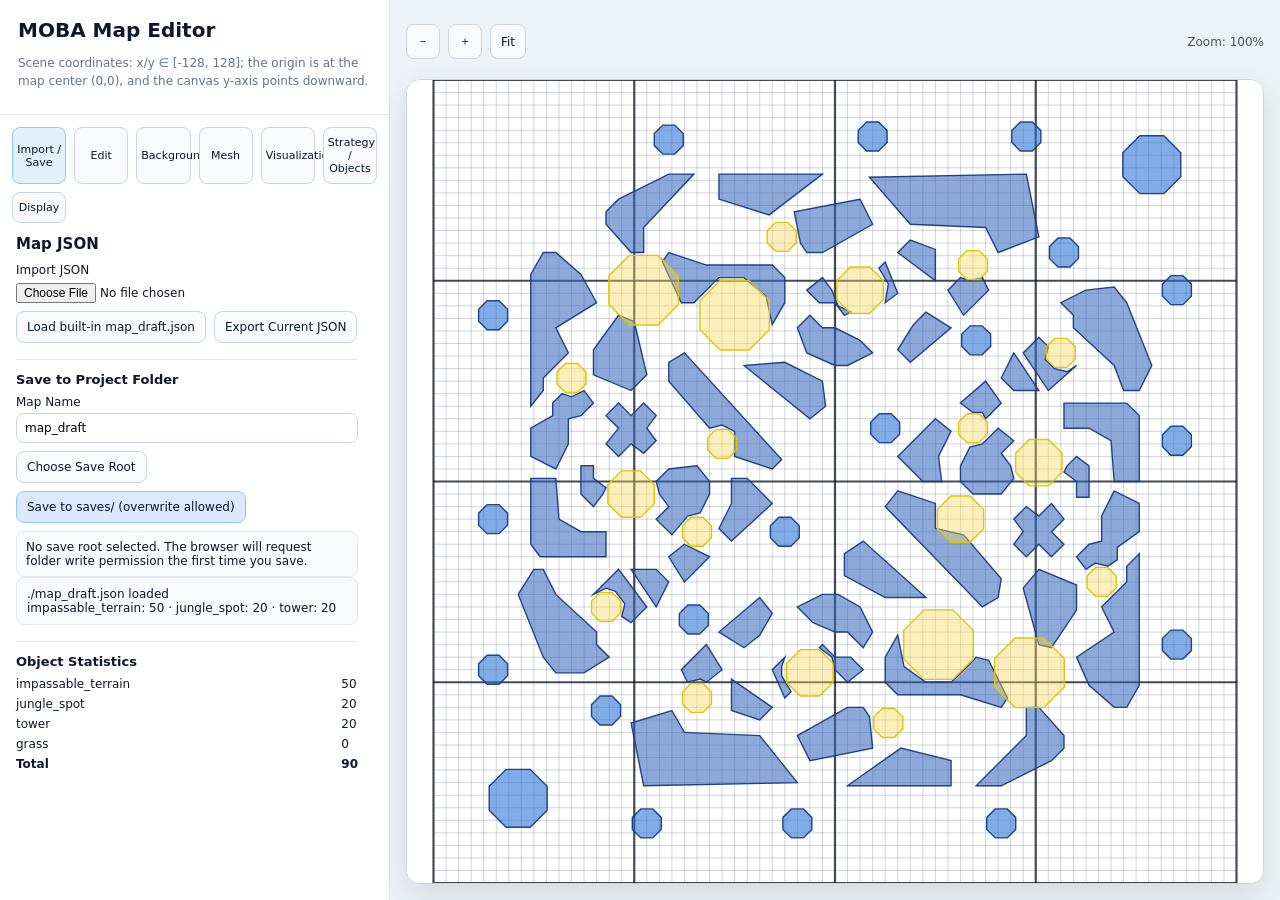
<file: index.html>
<!doctype html>
<html lang="en">
<head>
  <meta charset="utf-8" />
  <meta name="viewport" content="width=device-width, initial-scale=1" />
  <title>MOBA Map Editor</title>
  <link rel="stylesheet" href="style.css" />
</head>
<body>
  <aside class="sidebar">
    <header class="sidebar-header">
      <h1>MOBA Map Editor</h1>
      <p class="muted">Scene coordinates: x/y ∈ [-128, 128]; the origin is at the map center (0,0), and the canvas y-axis points downward.</p>
    </header>

    <div class="tabs" role="tablist" aria-label="Control panel tabs">
      <button class="tab active" data-tab="ioTab">Import / Save</button>
      <button class="tab" data-tab="editTab">Edit</button>
      <button class="tab" data-tab="bgTab">Background</button>
      <button class="tab" data-tab="meshTab">Mesh</button>
      <button class="tab" data-tab="visualTab">Visualization</button>
      <button class="tab" data-tab="strategyTab">Strategy / Objects</button>
      <button class="tab" data-tab="displayTab">Display</button>
    </div>

    <div class="tab-panels">
      <section id="ioTab" class="tab-panel active">
        <h2>Map JSON</h2>
        <label class="file-row">Import JSON
          <input id="jsonFile" type="file" accept="application/json,.json" />
        </label>
        <div class="button-row">
          <button id="loadDraftBtn">Load built-in map_draft.json</button>
          <button id="exportJsonBtn">Export Current JSON</button>
        </div>
        <div class="subsection">
          <h3>Save to Project Folder</h3>
          <label>Map Name
            <input id="saveMapName" type="text" value="map_draft" />
          </label>
          <div class="button-row">
            <button id="chooseSaveRootBtn">Choose Save Root</button>
            <button id="saveToFolderBtn" class="primary">Save to saves/ (overwrite allowed)</button>
          </div>
          <div id="saveFolderStatus" class="status compact">No save root selected. The browser will request folder write permission the first time you save.</div>
        </div>
        <div id="status" class="status">No JSON loaded</div>
        <div class="subsection">
          <h3>Object Statistics</h3>
          <div id="objectCounts" class="kv-list"></div>
        </div>
      </section>

      <section id="editTab" class="tab-panel">
        <h2>Edit</h2>
        <div class="button-row sticky-row">
          <button id="toggleEditBtn" class="primary">Enable Edit Mode</button>
          <button id="toggleAddBtn" disabled>Add</button>
        </div>
        <div id="editSummary" class="status compact">Current mode: disabled</div>

        <fieldset id="editFieldset" disabled>
          <div class="subsection">
            <h3>Selection Status</h3>
            <div id="selectionInfo" class="status compact">No object selected.</div>
          </div>

          <div id="selectModePanel">
            <div class="subsection">
              <h3>Edit Existing Object</h3>
              <div class="two-col narrow-gap">
                <label>ID
                  <input id="editObjectId" type="text" />
                </label>
                <label>Type
                  <select id="editObjectType">
                    <option value="impassable_terrain">impassable_terrain</option>
                    <option value="jungle_spot">jungle_spot</option>
                    <option value="tower">tower</option>
                    <option value="grass">grass</option>
                  </select>
                </label>
              </div>
              <div id="editGroupInfo" class="muted small-gap">Current object is not grouped.</div>
              <label class="check"><input id="adjustGrouped" type="checkbox" /> Adjust Grouped Objects</label>
              <div class="button-row">
                <button id="dissolveGroupBtn">Dissolve Group</button>
                <button id="reloadSelectedBtn">Reload Selected Object from Workspace</button>
                <button id="deleteSelectedBtn" class="danger">Delete Selected Object</button>
              </div>
            </div>

            <div id="editCircleFields" class="subsection hidden">
              <h3>Center / Radius</h3>
              <div class="three-col">
                <label>X
                  <input id="editPosX" type="number" step="0.1" />
                </label>
                <label>Y
                  <input id="editPosY" type="number" step="0.1" />
                </label>
                <label>Radius
                  <input id="editRadius" type="number" step="0.1" min="0.1" />
                </label>
              </div>
            </div>

            <div id="editPolygonFields" class="subsection hidden">
              <h3>Polygon Control Points</h3>
              <p class="hint">The first vertex always uses absolute coordinates. Later vertices may use absolute coordinates or Δx/Δy offsets relative to the previous vertex. A new vertex can be inserted between the current and next point from each row.</p>
              <div id="editPointsList" class="points-list"></div>
              <button id="addEditPointBtn">Append Control Point</button>
            </div>
          </div>

          <div id="addModePanel" class="hidden">
            <div class="subsection">
              <h3>Add New Object</h3>
              <div class="two-col narrow-gap">
                <label>Base Name
                  <input id="addBaseId" type="text" value="item" />
                </label>
                <label>Type
                  <select id="addObjectType">
                    <option value="impassable_terrain">impassable_terrain</option>
                    <option value="jungle_spot">jungle_spot</option>
                    <option value="tower">tower</option>
                    <option value="grass">grass</option>
                  </select>
                </label>
              </div>
              <label class="check"><input id="addMirrorSymmetry" type="checkbox" /> Mirror Symmetry (across x = y)</label>
              <label class="check"><input id="addCenterSymmetry" type="checkbox" /> Point Symmetry (about origin 0,0)</label>
            </div>

            <div id="addCircleFields" class="subsection">
              <h3>Center / Radius</h3>
              <div class="three-col">
                <label>X
                  <input id="addPosX" type="number" step="0.1" value="0" />
                </label>
                <label>Y
                  <input id="addPosY" type="number" step="0.1" value="0" />
                </label>
                <label>Radius
                  <input id="addRadius" type="number" step="0.1" min="0.1" value="8" />
                </label>
              </div>
            </div>

            <div id="addPolygonFields" class="subsection hidden">
              <h3>Polygon Control Points</h3>
              <p class="hint">The first vertex always uses absolute coordinates. Later vertices can use Δx/Δy offsets relative to the previous vertex.</p>
              <div id="addPointsList" class="points-list"></div>
              <button id="addAddPointBtn">Append Control Point</button>
            </div>
          </div>

          <div id="editFormHint" class="status compact">Current definition: waiting for input.</div>
          <div class="button-row footer-actions">
            <button id="applyEditBtn" class="primary">Apply</button>
          </div>
        </fieldset>
      </section>

      <section id="bgTab" class="tab-panel">
        <h2>Background</h2>
        <label class="file-row">Import Image
          <input id="imageFile" type="file" accept="image/*" />
        </label>
        <div class="button-row">
          <button id="loadReferenceBtn">Load built-in reference.png</button>
          <button id="clearImageBtn">Remove Background</button>
        </div>
        <label>Opacity <span id="opacityValue"></span>
          <input id="opacity" type="range" min="0" max="1" step="0.01" value="0.45" />
        </label>
        <label>Rotation (°)
          <input id="rotation" type="number" step="0.1" value="0" />
        </label>
        <div class="two-col">
          <label>Center Offset X
            <input id="offsetX" type="number" step="0.1" value="0" />
          </label>
          <label>Center Offset Y
            <input id="offsetY" type="number" step="0.1" value="0" />
          </label>
        </div>
        <label>Uniform Scale
          <input id="uniformScale" type="number" min="0.001" step="0.001" value="1" />
        </label>
        <div class="subhead">Pre-Rotation Axis Scale (image x/y axes)</div>
        <div class="two-col">
          <label>X
            <input id="preScaleX" type="number" min="0.001" step="0.001" value="1" />
          </label>
          <label>Y
            <input id="preScaleY" type="number" min="0.001" step="0.001" value="1" />
          </label>
        </div>
        <div class="subhead">Post-Rotation Axis Scale (scene x/y axes)</div>
        <div class="two-col">
          <label>X
            <input id="postScaleX" type="number" min="0.001" step="0.001" value="1" />
          </label>
          <label>Y
            <input id="postScaleY" type="number" min="0.001" step="0.001" value="1" />
          </label>
        </div>
        <div class="button-row">
          <button id="fitImageBtn">Fit Image to Scene</button>
          <button id="referencePresetBtn">Apply Reference Calibration</button>
          <button id="resetImageTransformBtn">Reset Transform</button>
        </div>
        <p class="hint">Transform order: center → uniform/pre-rotation axis scale → rotate → post-rotation axis scale → center offset.</p>
      </section>


      <section id="meshTab" class="tab-panel">
        <h2>Triangular Mesh / Pathfinding Mesh</h2>
        <p class="hint">The mesh is stored separately from map objects and is generated only after clicking “Generate Mesh”. tower and impassable_terrain are impassable; grass remains passable but participates in boundary splitting; jungle_spot is currently ignored. Overlap priority is defined by the type registry.</p>
        <div class="button-row sticky-row">
          <button id="generateMeshBtn" class="primary">Generate Mesh</button>
          <button id="clearMeshBtn">Clear Mesh</button>
        </div>
        <div id="meshStatus" class="status compact">No mesh generated.</div>

        <div class="subsection">
          <h3>Quality Parameters</h3>
          <div class="two-col">
            <label>Initial Sampling Spacing
              <input id="meshSpacing" type="number" min="2" max="64" step="1" value="20" />
            </label>
            <label>Refinement Passes
              <input id="meshRefinePasses" type="number" min="0" max="8" step="1" value="5" />
            </label>
          </div>
          <div class="two-col">
            <label>Target Minimum Angle (°)
              <input id="meshMinAngle" type="number" min="1" max="40" step="1" value="18" />
            </label>
            <label>Maximum Aspect Ratio
              <input id="meshMaxAspect" type="number" min="1.5" max="50" step="0.5" value="6" />
            </label>
          </div>
          <div class="two-col">
            <label>Straight-Edge Subdivision Spacing
              <input id="meshBoundarySpacing" type="number" min="1" max="64" step="0.5" value="8" />
            </label>
            <label>Maximum Cell Count
              <input id="meshMaxCells" type="number" min="500" max="5000" step="100" value="5000" />
            </label>
          </div>
          <p class="hint">The mesh generator first inserts vertices along overly long constrained straight edges, then performs constrained Delaunay triangulation and refines high-aspect-ratio or small-angle triangles using longest-edge bisection and circumcenter/Steiner points. The current maximum is 5000 cells; refinement stops when the budget is reached. A small number of thin triangles forced by acute source geometry may remain.</p>
        </div>

        <div class="subsection">
          <h3>MeshDisplay</h3>
          <label class="check"><input id="showMesh" type="checkbox" checked /> DisplayMesh</label>
          <label class="check"><input id="showMeshFill" type="checkbox" checked /> Show Cell-Type Fill</label>
          <label class="check"><input id="showMeshEdges" type="checkbox" checked /> Show Triangle Edges</label>
          <label class="check"><input id="showStaleMesh" type="checkbox" /> Show Stale Mesh</label>
          <label>Fill Opacity <span id="meshOpacityValue">0.34</span>
            <input id="meshOpacity" type="range" min="0" max="0.9" step="0.01" value="0.34" />
          </label>
          <div class="mesh-legend">
            <span><i class="legend passable"></i>passable</span>
            <span><i class="legend terrain"></i>impassable_terrain</span>
            <span><i class="legend tower"></i>tower</span>
            <span><i class="legend grass"></i>grass</span>
          </div>
        </div>

        <div class="subsection">
          <h3>Statistics / Cell Inspector</h3>
          <div id="meshStats" class="kv-list"><div>vertices</div><div>—</div><div>cells</div><div>—</div></div>
          <div id="meshCellInfo" class="status compact">Move the pointer over a mesh cell to inspect its type, adjacency, and quality information.</div>
        </div>

        <div class="subsection">
          <h3>Extension API</h3>
          <p class="hint"><code>MapEditorTypes.registerObjectType(...)</code>  registers new map object types;<code>registerCellAttribute(...)</code>  registers new cell-state fields. See README / FORMAT for the API.</p>
        </div>
      </section>

      <section id="strategyTab" class="tab-panel">
<h2>Strategic Topology</h2>
<p class="hint"><a href="topology_wiki.html" target="_blank" rel="noopener">Topology wiki — meanings, formulas and usage ↗</a></p>
<p class="hint">Load a map and generate a mesh first. Topology overlays are independent of the distance field; modifying strategic objects does not regenerate the mesh.</p>
<label class="check"><input id="topoGraph" type="checkbox"> Topology graph</label>
<label class="check"><input id="topoRegions" type="checkbox"> Connected regions</label>
<label class="check"><input id="topoPoints" type="checkbox" checked> Critical points</label>
<label class="check"><input id="gameVisible" type="checkbox" checked> Game objects</label>
<label class="check"><input id="gameRings" type="checkbox" checked> Influence radius</label>
<label class="check"><input id="topoLabels" type="checkbox"> Labels / scores</label>
<p class="hint">Critical points: orange circle = choke; cyan square = junction; purple diamond = articulation; gray triangle = dead end. Larger points = higher strategic score. Gold edges = graph bridges.</p>
<div id="topoStats" class="status compact">Generate a mesh to analyze topology.</div>
<h3>Game object editor</h3>
<label>Tool<select id="gameTool"><option value="select">Select</option><option value="place">Game Object — click map to place</option></select></label>
<label>Existing objects<select id="gameList"><option value="">New object</option></select></label>
<label>Name<input id="gameName" value="Objective"></label>
<label>Type<select id="gameType"></select></label>
<label>Priority (0–100)<input id="gamePriority" type="number" min="0" max="100" value="50"></label>
<label>Influence radius<input id="gameRadius" type="number" min="0" value="20"></label>
<div class="two-col"><label>X<input id="gameX" type="number" min="-128" max="128" step="0.1" value="0"></label><label>Y<input id="gameY" type="number" min="-128" max="128" step="0.1" value="0"></label></div>
<label class="check"><input id="gameEnabled" type="checkbox" checked> Enabled</label>
<div class="button-row"><button id="gameSave">Save</button><button id="gameDelete">Delete</button></div>
<div id="gameStatus" class="status compact">Choose the placement tool, click the map, then Save.</div>
</section>
<section id="visualTab" class="tab-panel">
        <h2>Visualization / Visualization</h2>
<p class="hint"><a href="topology_wiki.html" target="_blank" rel="noopener">Topology wiki — meanings, formulas and usage ↗</a></p>
        <p class="hint">Visualizations are derived from the mesh and do not modify the map or mesh. The built-in “Reachable Distance Field” computes shortest-path distance from a source over the passable-cell adjacency graph and colors all reachable areas using a red-to-blue continuous legend.</p>

        <div class="subsection">
          <h3>Renderer</h3>
          <label>VisualizationType
            <select id="visualRendererSelect"></select>
          </label>
          <div id="visualRendererDescription" class="status compact">—</div>
        </div>

        <div class="subsection">
          <h3>Distance-Field Source</h3>
          <div class="two-col">
            <label>X
              <input id="visualSourceX" type="number" min="-128" max="128" step="0.1" value="0" />
            </label>
            <label>Y
              <input id="visualSourceY" type="number" min="-128" max="128" step="0.1" value="0" />
            </label>
          </div>
          <div class="button-row">
            <button id="visualPickBtn" class="primary">Canvas Pick: Enabled</button>
            <button id="visualRenderBtn" class="primary">Render</button>
            <button id="visualClearBtn">Clear Visualization</button>
          </div>
          <div id="visualSourceStatus" class="status compact">A valid mesh is required before the source can be validated.</div>
          <p class="hint">On this tab, click the map to set the source. A valid source is shown as a red ring with a red center point. Changing the source does not automatically recompute the distance field; click “Render” again.</p>
        </div>

        <div class="subsection">
          <h3>Coloring</h3>
          <label>Overlay Opacity <span id="visualOpacityValue">0.62</span>
            <input id="visualOpacity" type="range" min="0.1" max="0.95" step="0.01" value="0.62" />
          </label>
          <label class="check"><input id="visualShowMeshEdges" type="checkbox" /> Overlay triangle mesh edges on the distance field</label>
          <div class="distance-legend" aria-label="Distance-field legend">
            <div class="distance-gradient"></div>
            <div class="distance-legend-labels"><span id="visualLegendMin">Near / 0</span><span id="visualLegendMax">Far / —</span></div>
          </div>
        </div>

        <div class="subsection">
          <h3>Results</h3>
          <div id="visualStats" class="kv-list"><div>Reachable Cells</div><div>—</div><div>Maximum Distance</div><div>—</div></div>
          <div id="visualCellInfo" class="status compact">After rendering, move the pointer over a cell to inspect its distance value.</div>
        </div>

        <div class="subsection">
          <h3>Extension API</h3>
          <p class="hint"><code>MapVisualizers.registerRenderer(...)</code>  registers new mesh visualizations. Renderers compute cell scalars/states, while the main editor handles the shared legend, opacity, cell drawing, and interaction. See README / FORMAT for the API.</p>
        </div>
      </section>

      <section id="displayTab" class="tab-panel">
        <h2>Display</h2>
        <label class="check"><input id="showMinorGrid" type="checkbox" checked /> 64×64 Minor Grid</label>
        <label class="check"><input id="showMajorGrid" type="checkbox" checked /> 16/32/48 Major Lines</label>
        <label class="check"><input id="showLabels" type="checkbox" /> Object IDs</label>
        <label class="check"><input id="showBackground" type="checkbox" checked /> Background</label>
        <label class="check"><input id="showTerrain" type="checkbox" checked /> impassable_terrain</label>
        <label class="check"><input id="showJungle" type="checkbox" checked /> jungle_spot</label>
        <label class="check"><input id="showTowers" type="checkbox" checked /> tower</label>
        <label class="check"><input id="showGrass" type="checkbox" checked /> grass</label>
        <div class="subsection">
          <h3>Coordinate Inspector</h3>
          <div id="cursorReadout" class="status compact">x: —, y: —</div>
          <p class="hint">Move the pointer over the canvas to read [-128,128] scene coordinates with the map center as the origin.</p>
        </div>
      </section>
    </div>
  </aside>

  <main class="workspace">
    <div class="canvas-toolbar">
      <div class="button-row">
        <button id="zoomOutBtn">－</button>
        <button id="zoomInBtn">＋</button>
        <button id="zoomFitBtn">Fit</button>
      </div>
      <div class="zoom-readout">Zoom: <span id="zoomReadout">100%</span></div>
    </div>
    <div class="canvas-area">
      <canvas id="mapCanvas"></canvas>
    </div>
  </main>

  <script src="object_types.js"></script>
  <script src="mesh_engine.js"></script>
  <script src="visualization.js"></script>
  <script src="game_object_manager.js"></script>
  <script src="topology_engine.js"></script>
  <script src="strategic_topology.js"></script>
  <script src="viewer.js"></script>
</body>
</html>
</file>
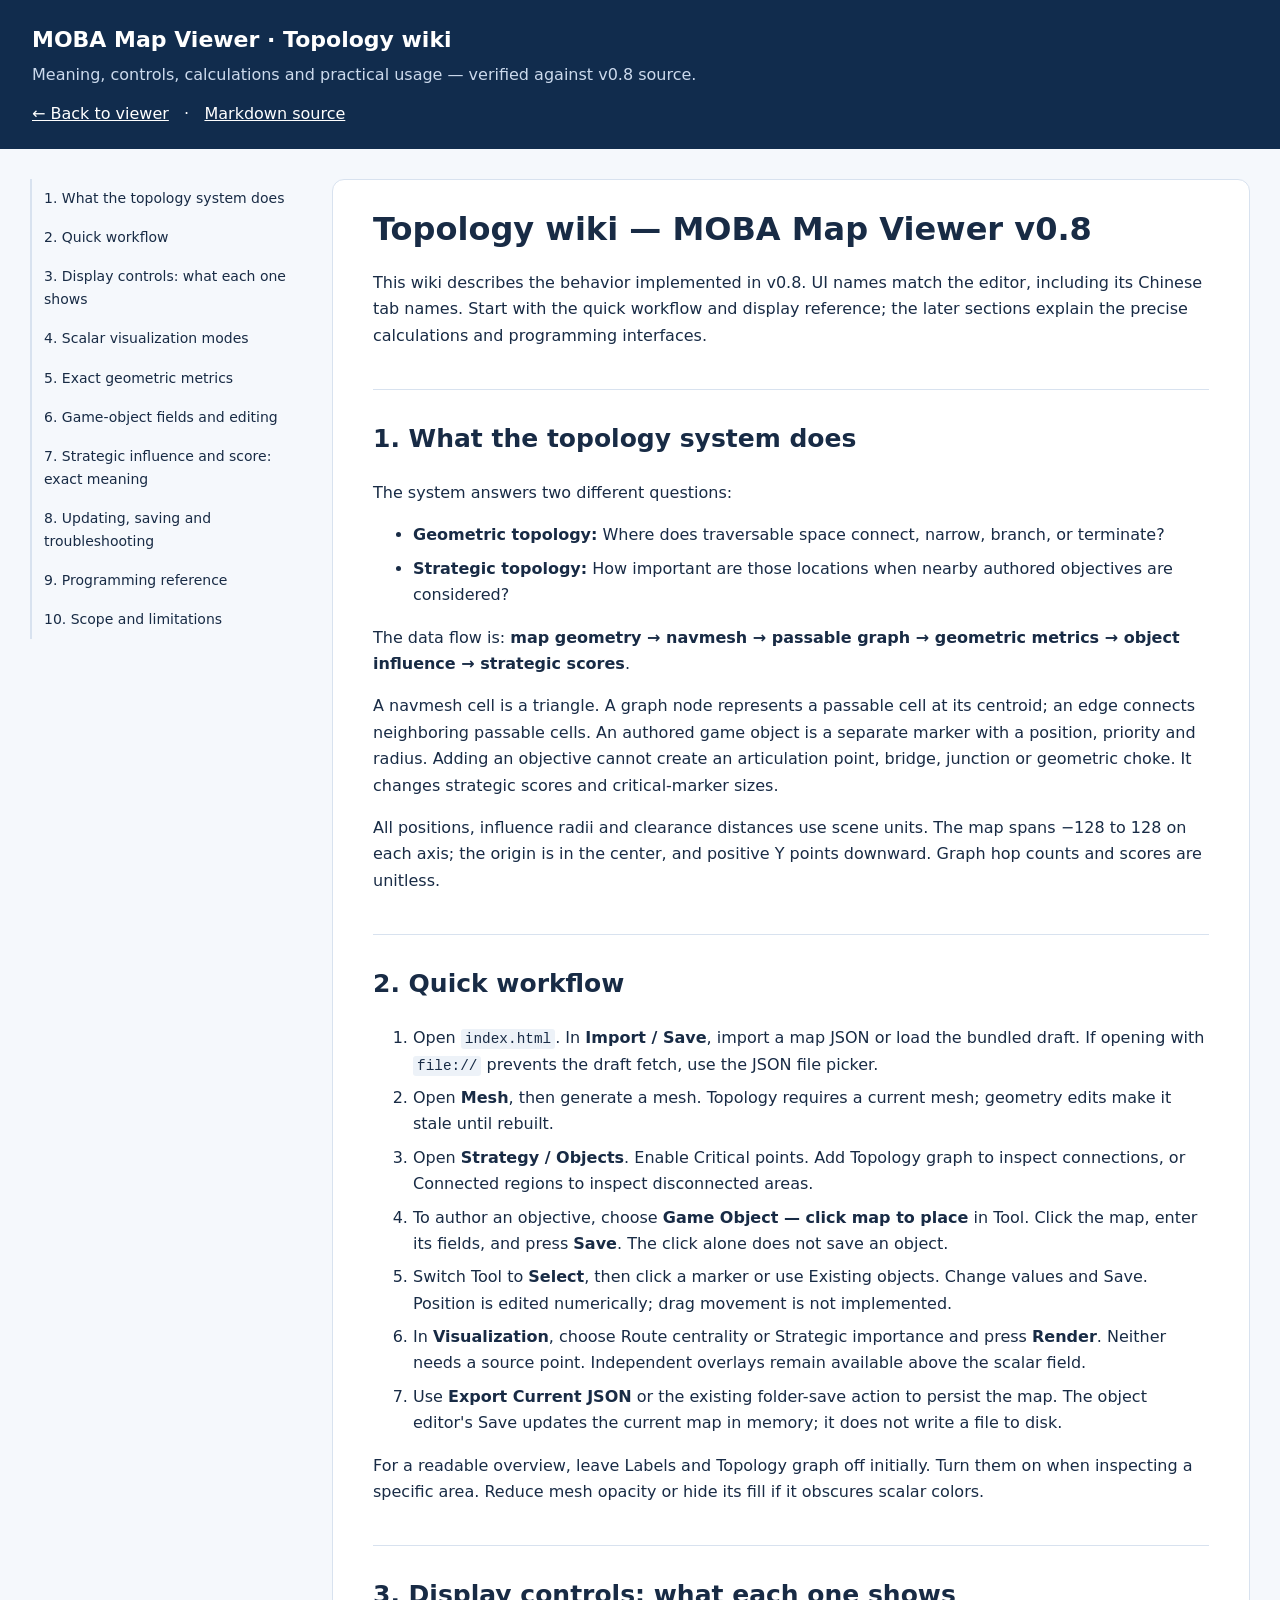
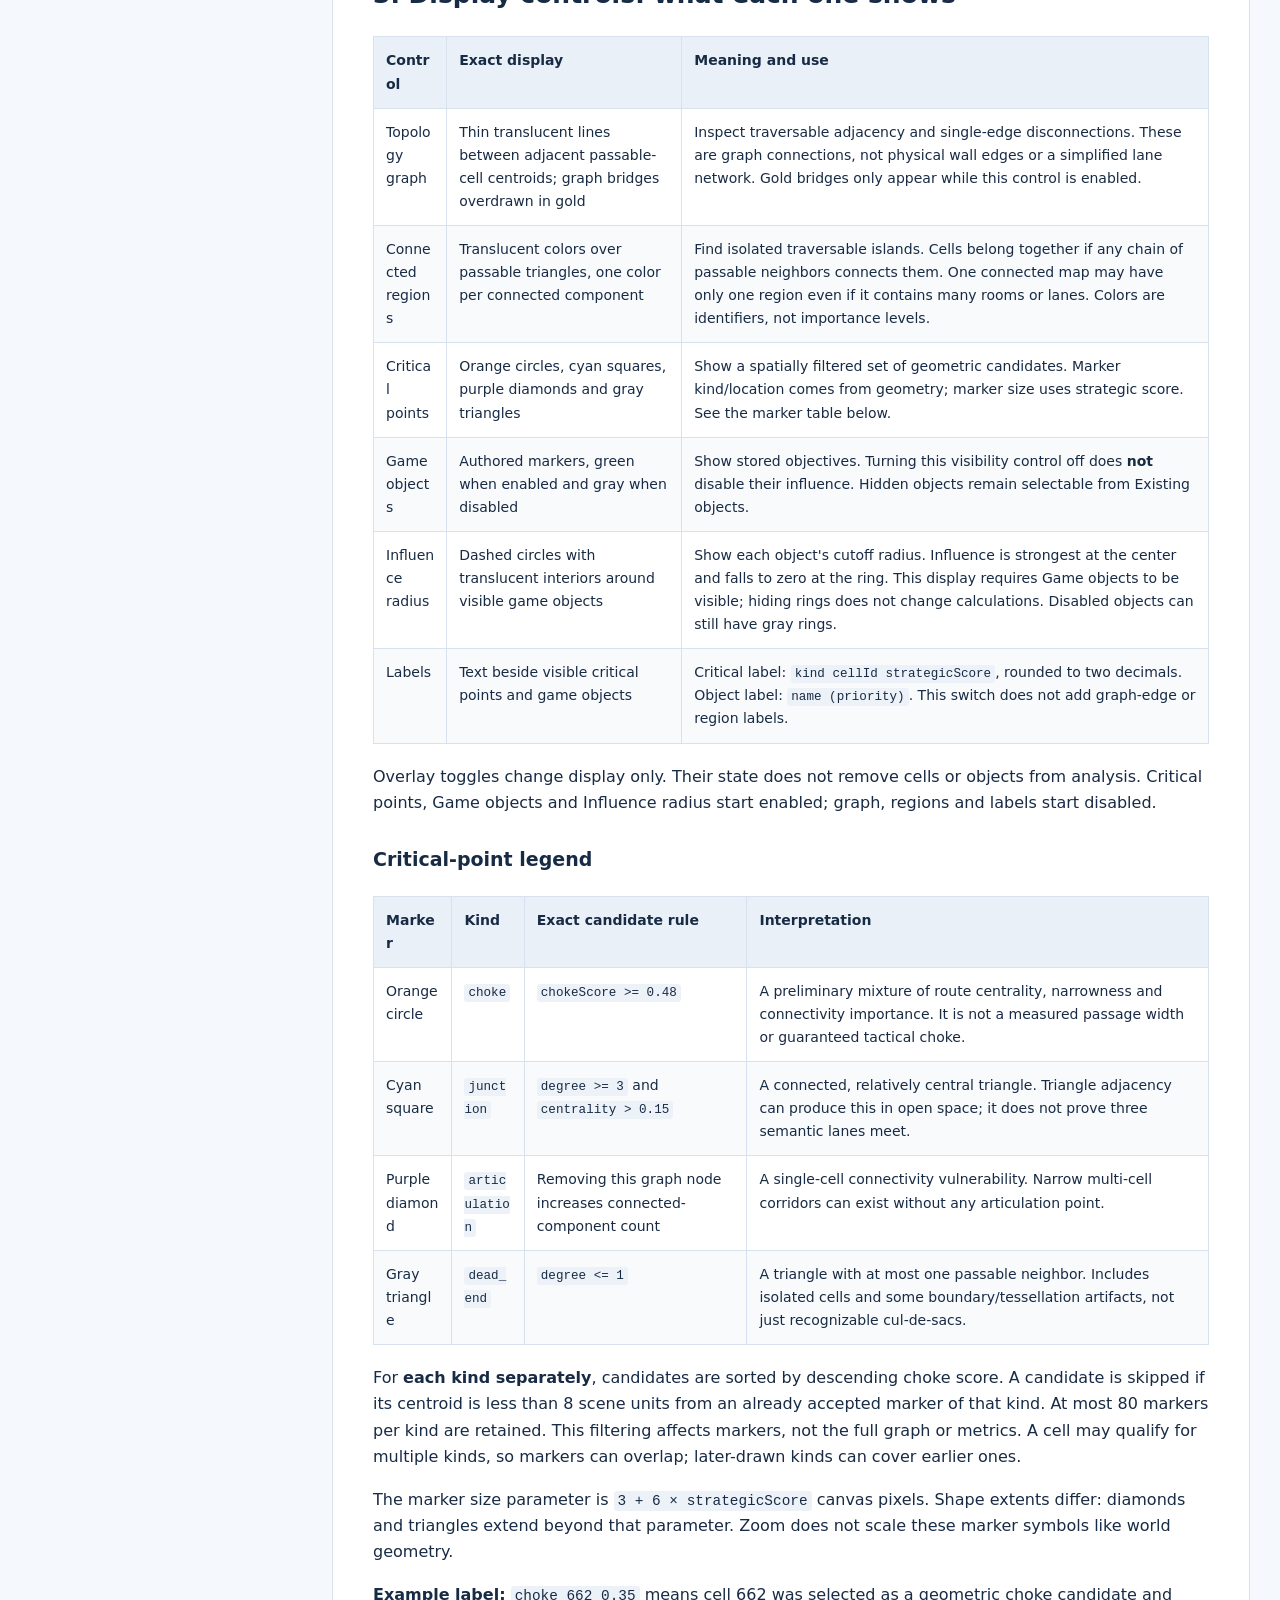
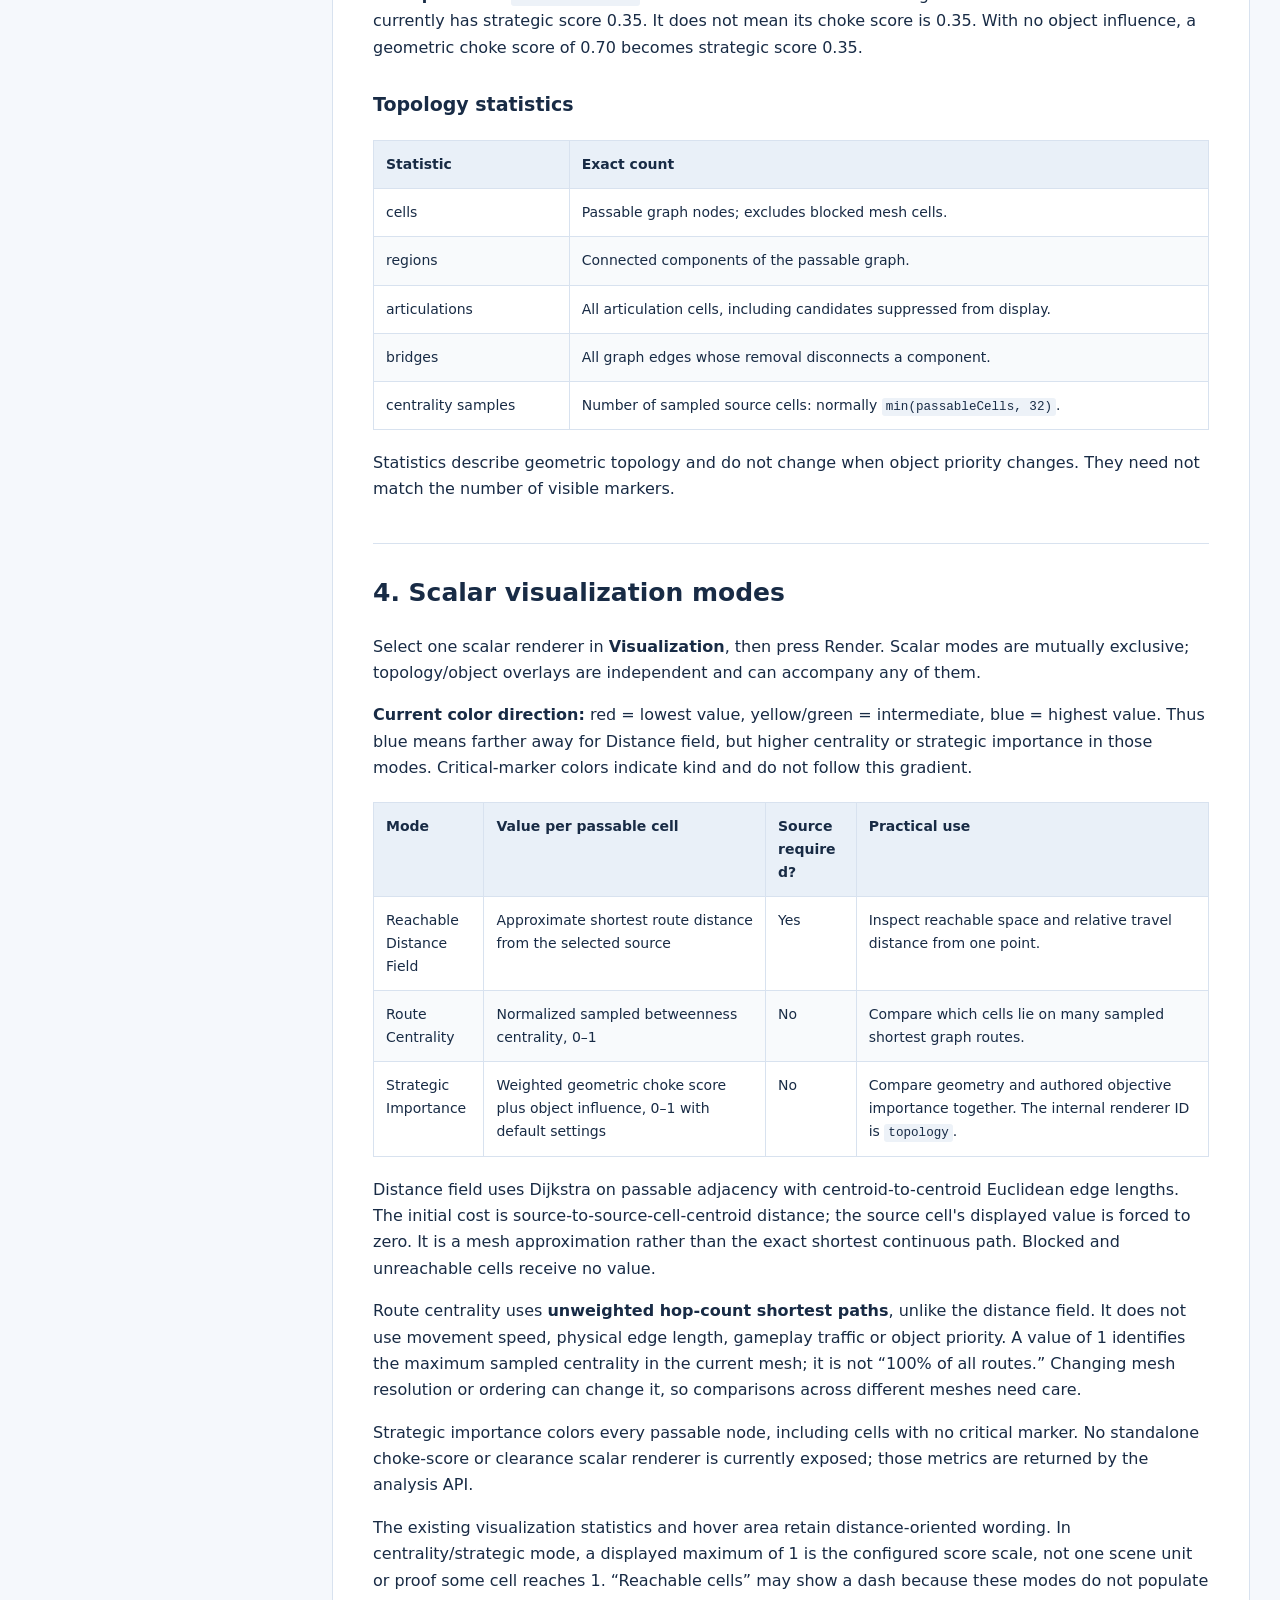
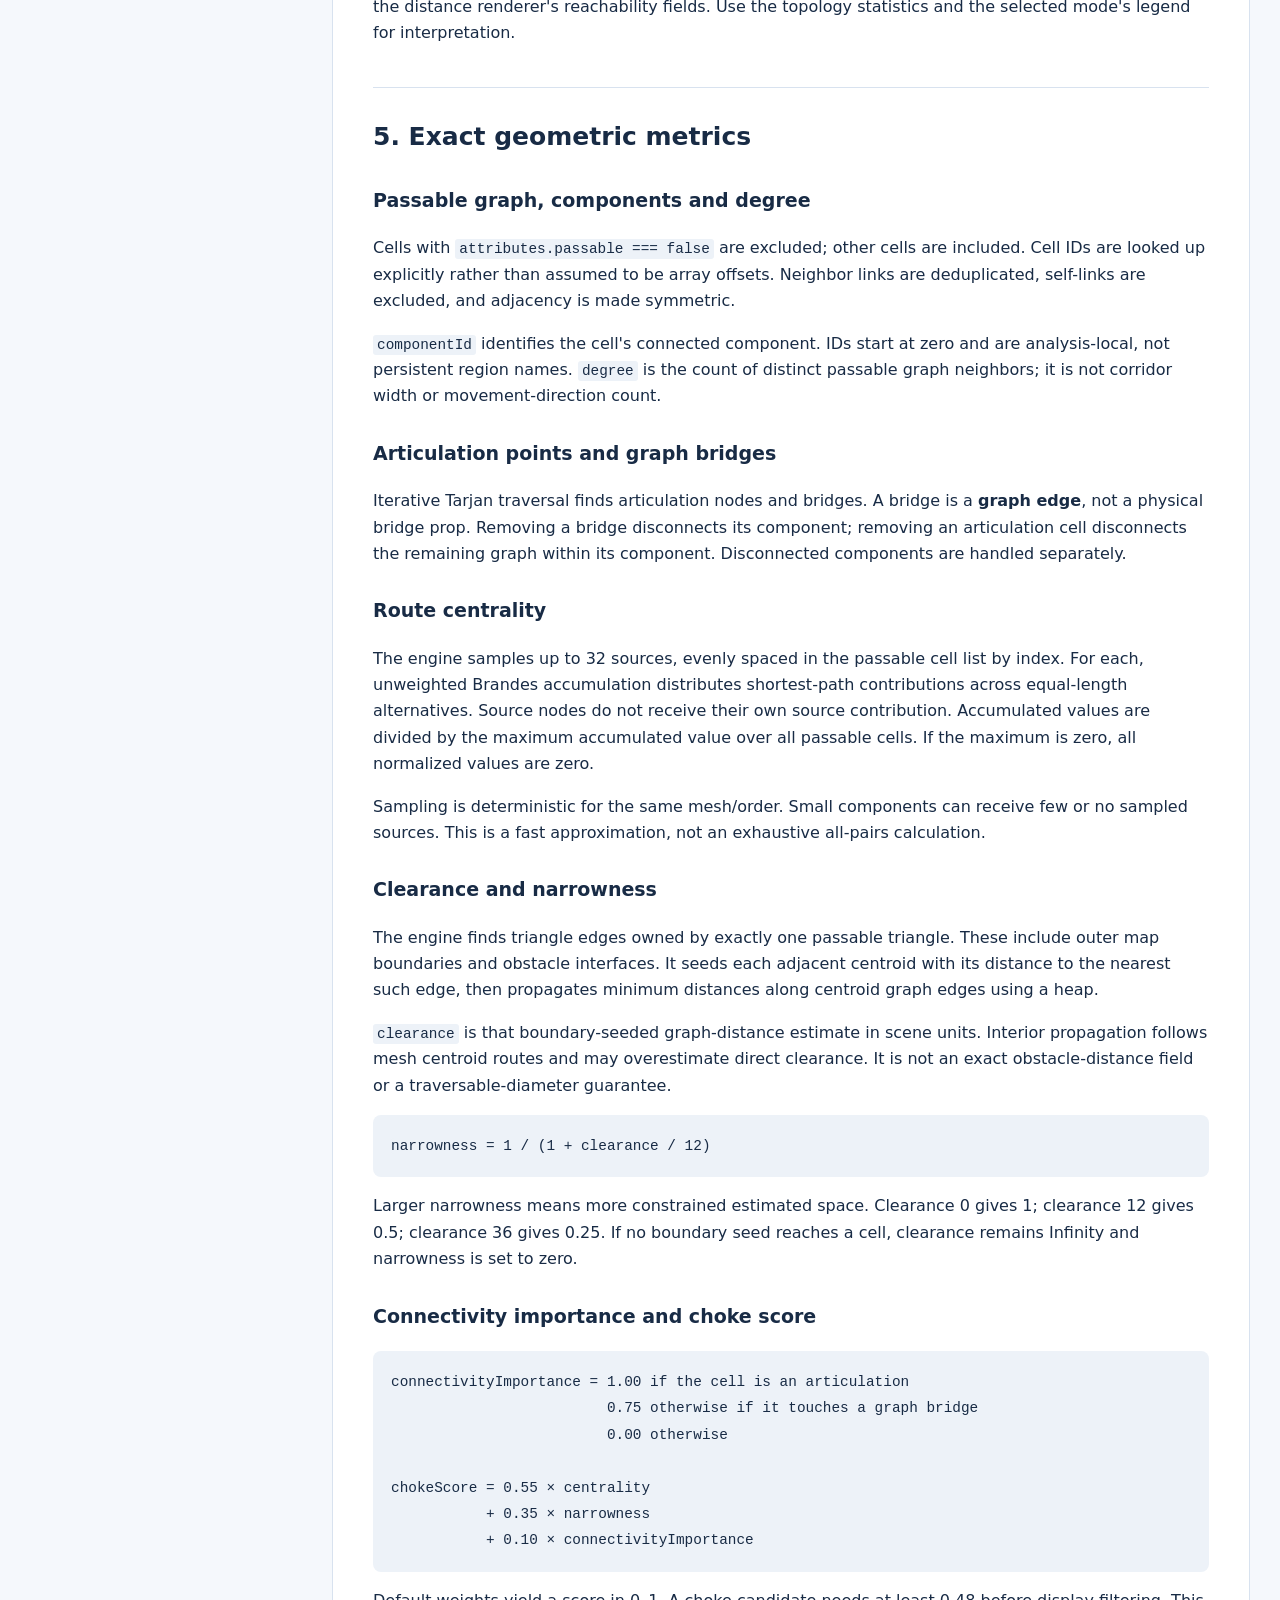
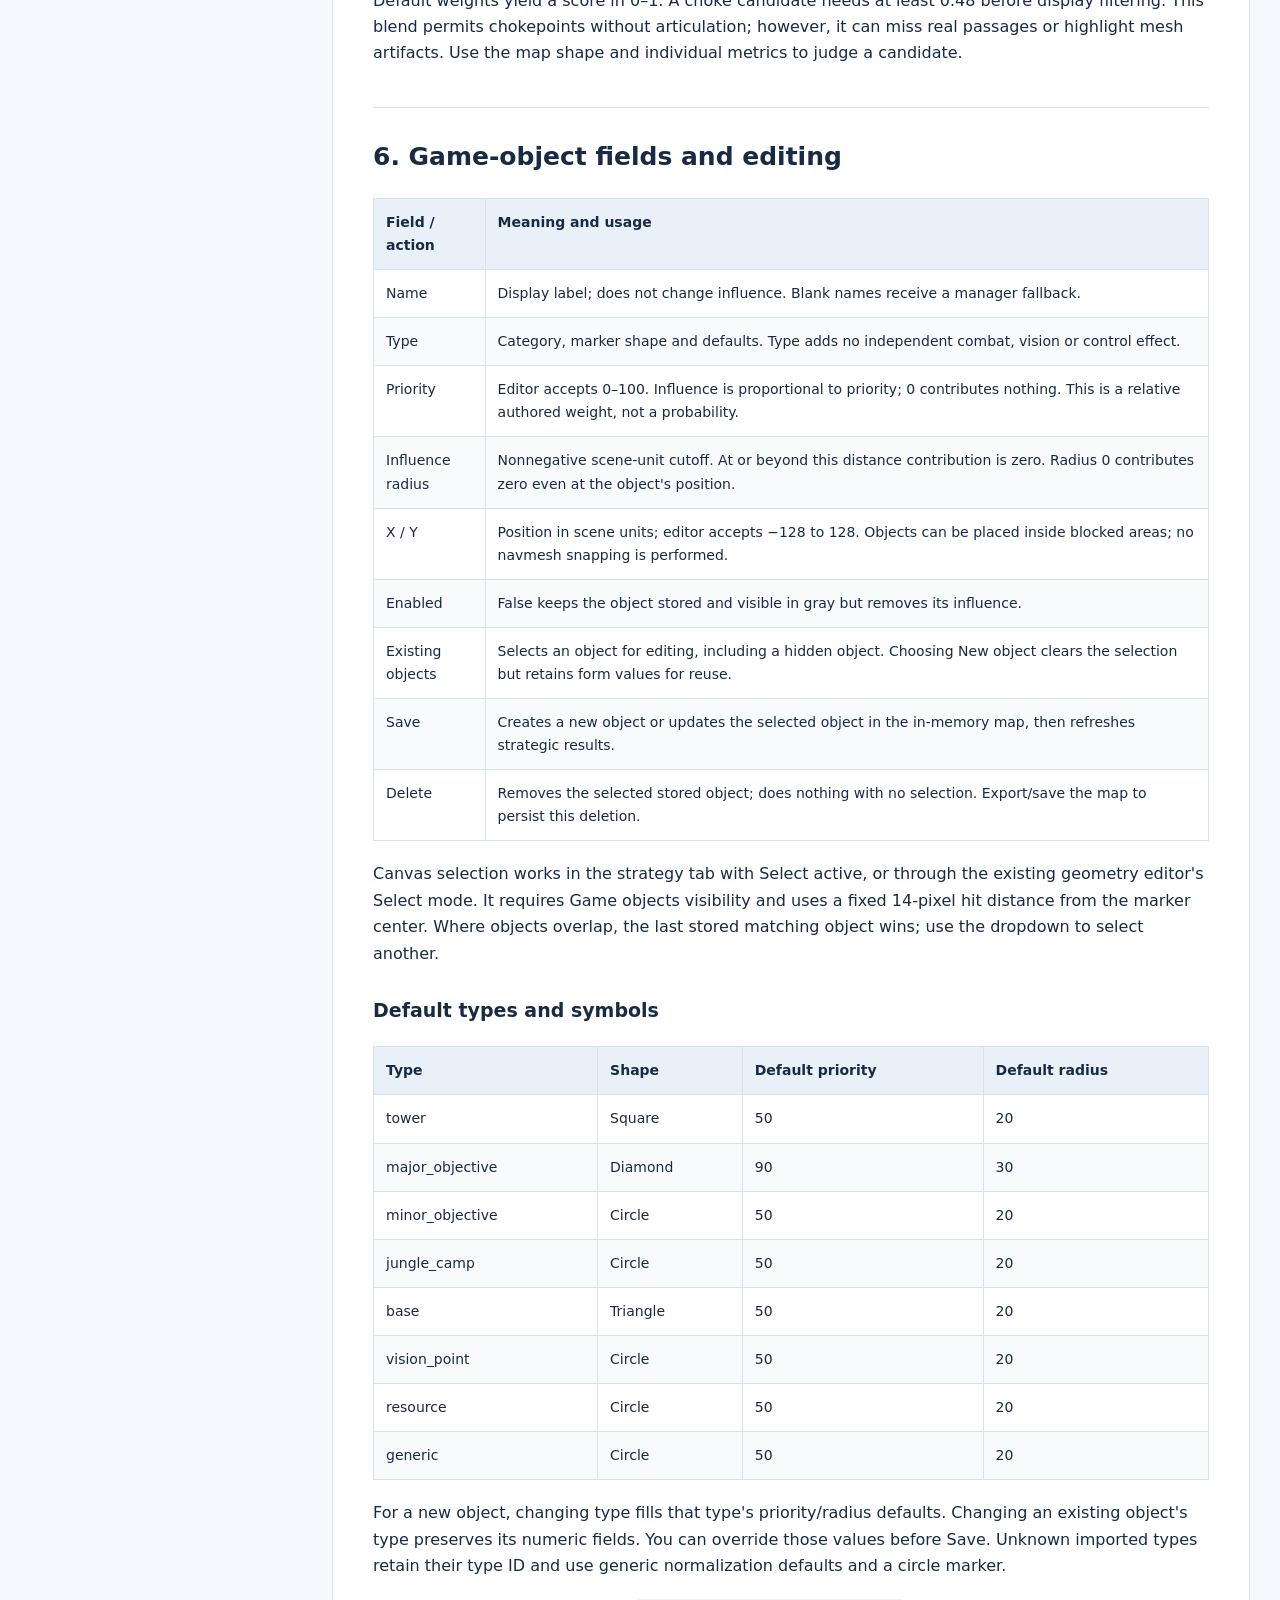
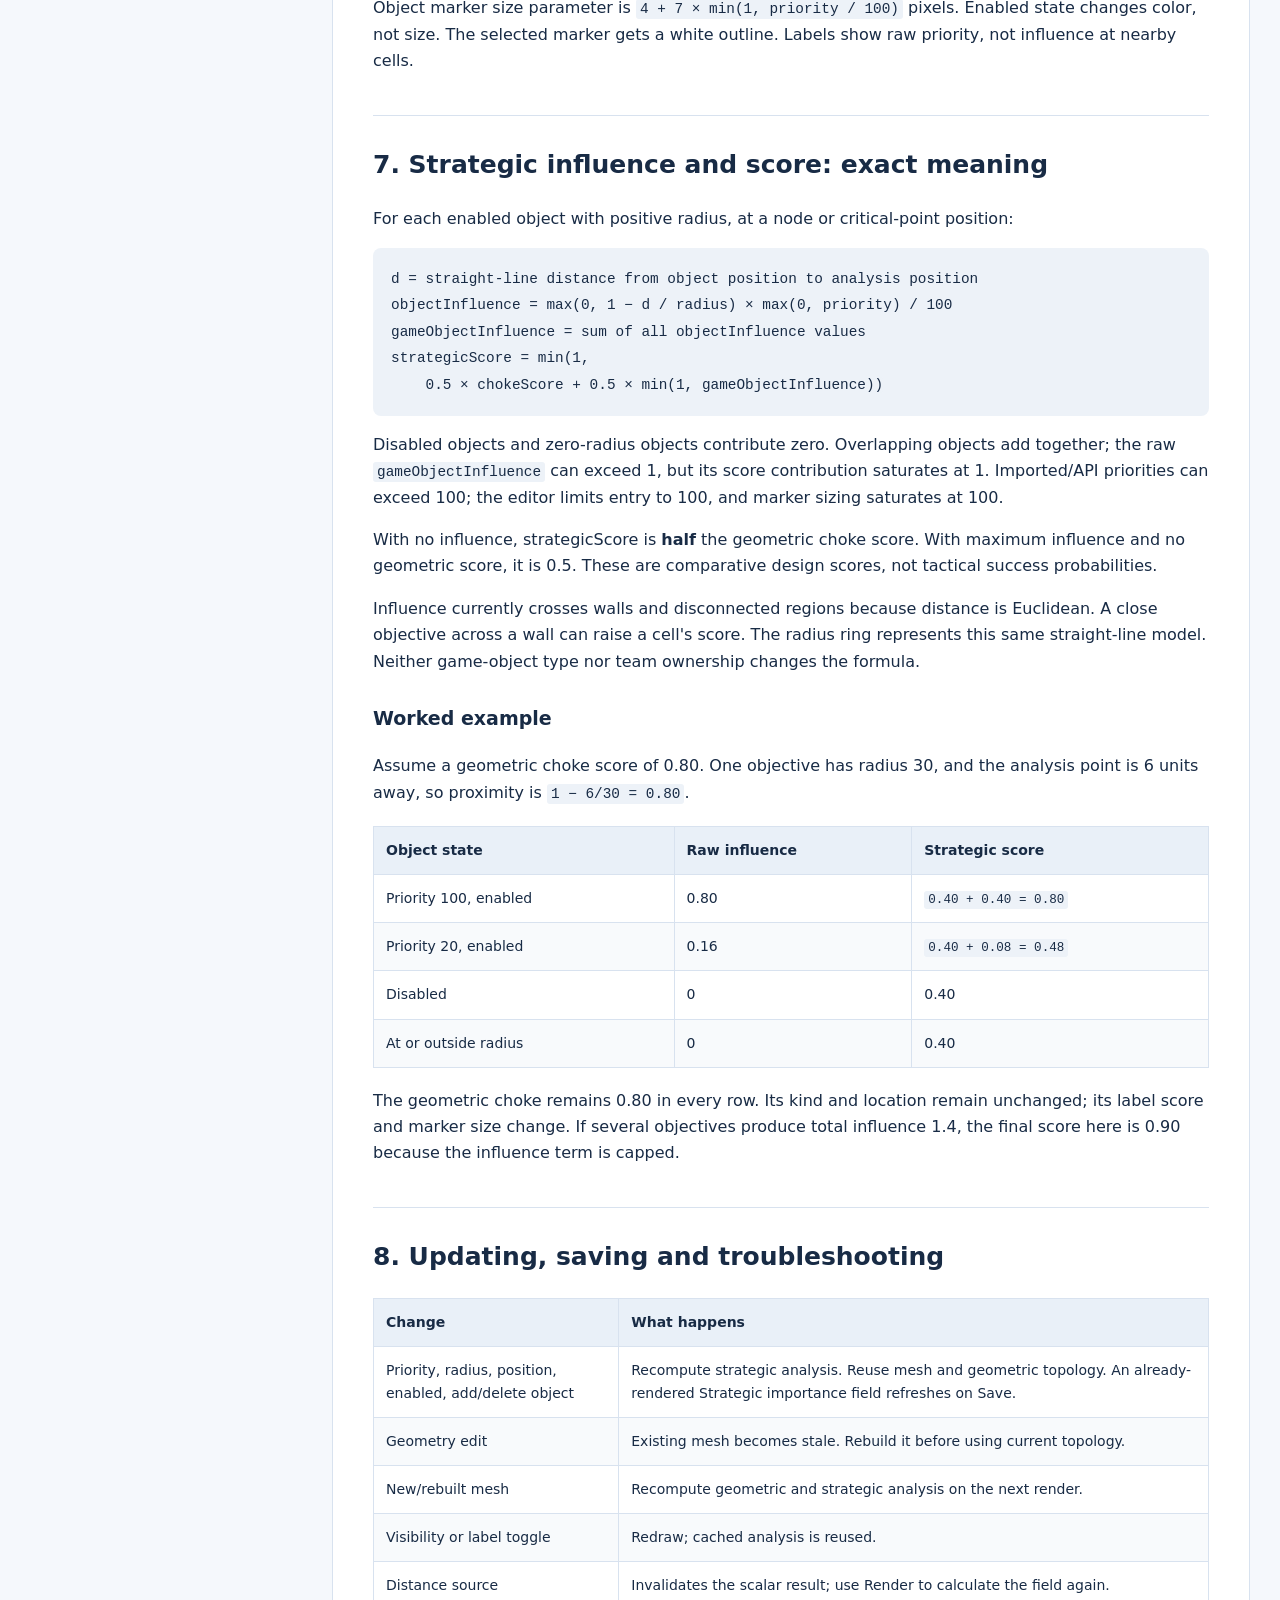
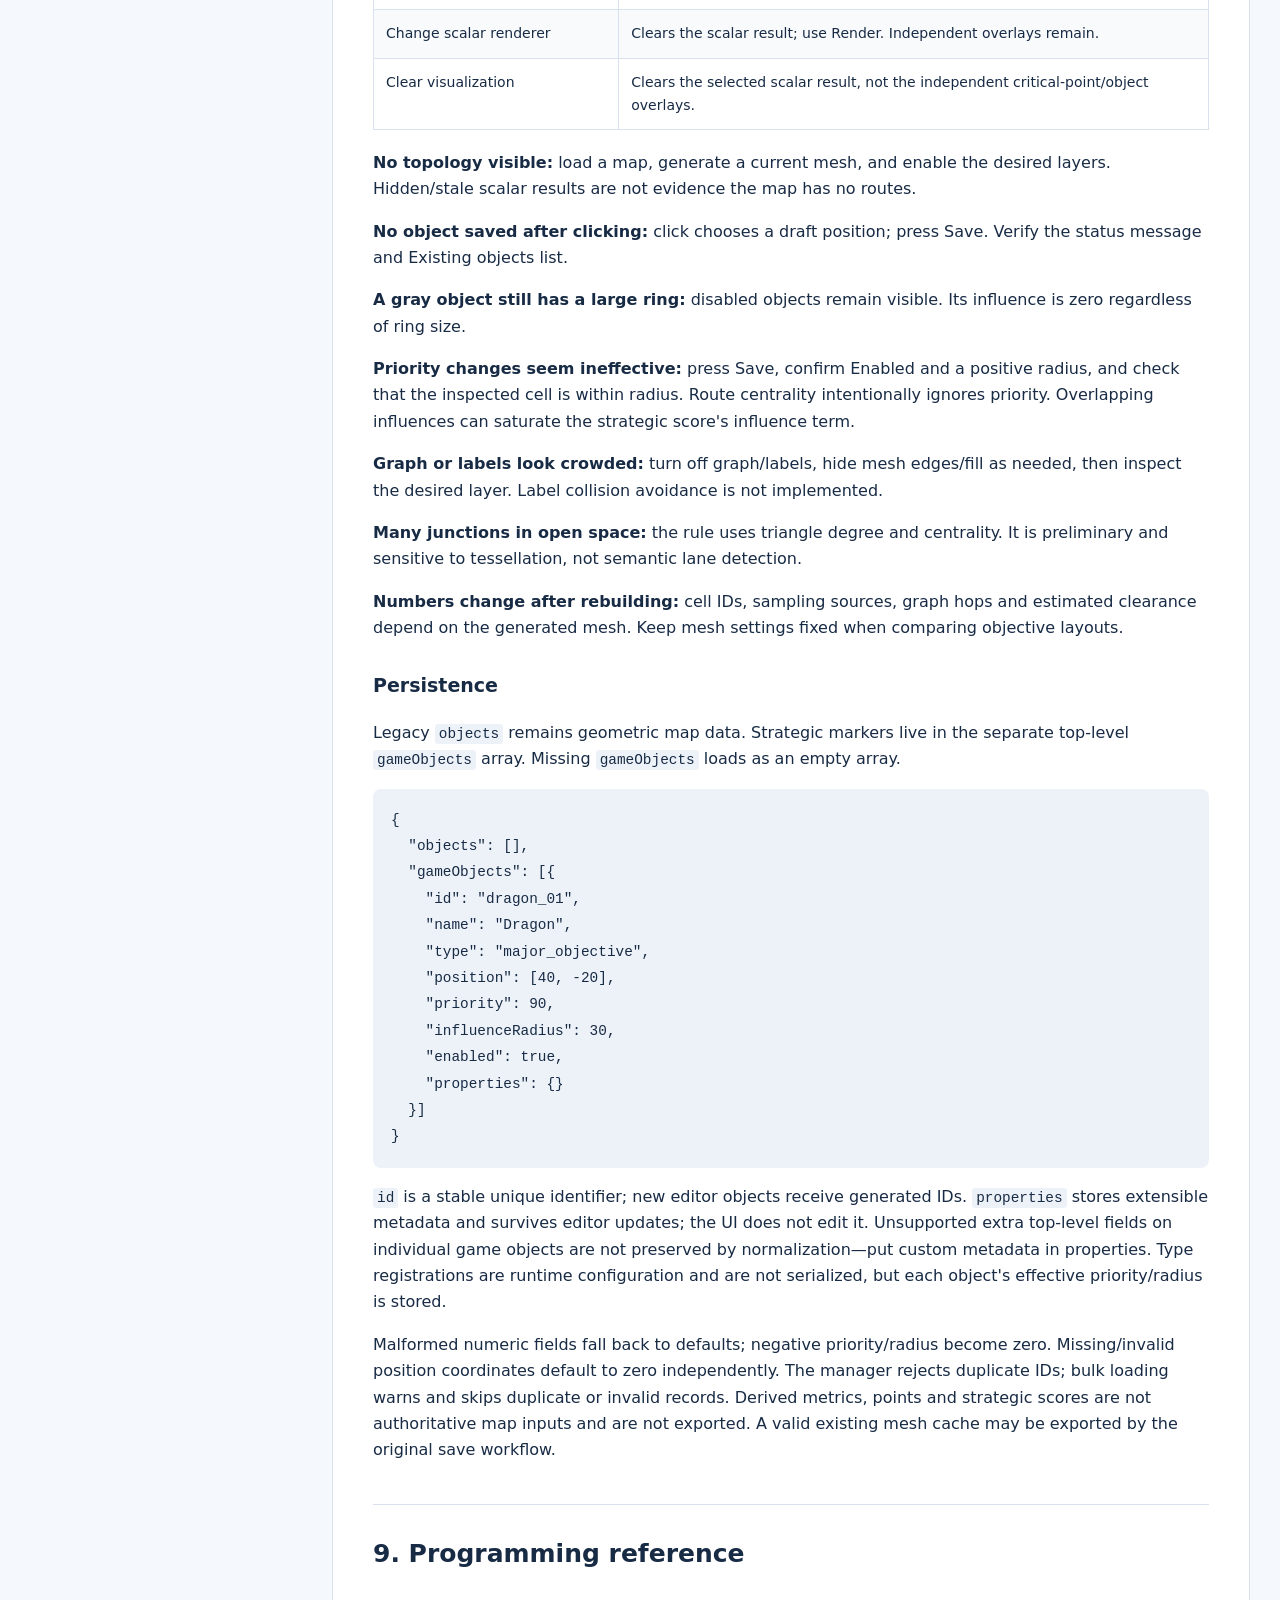
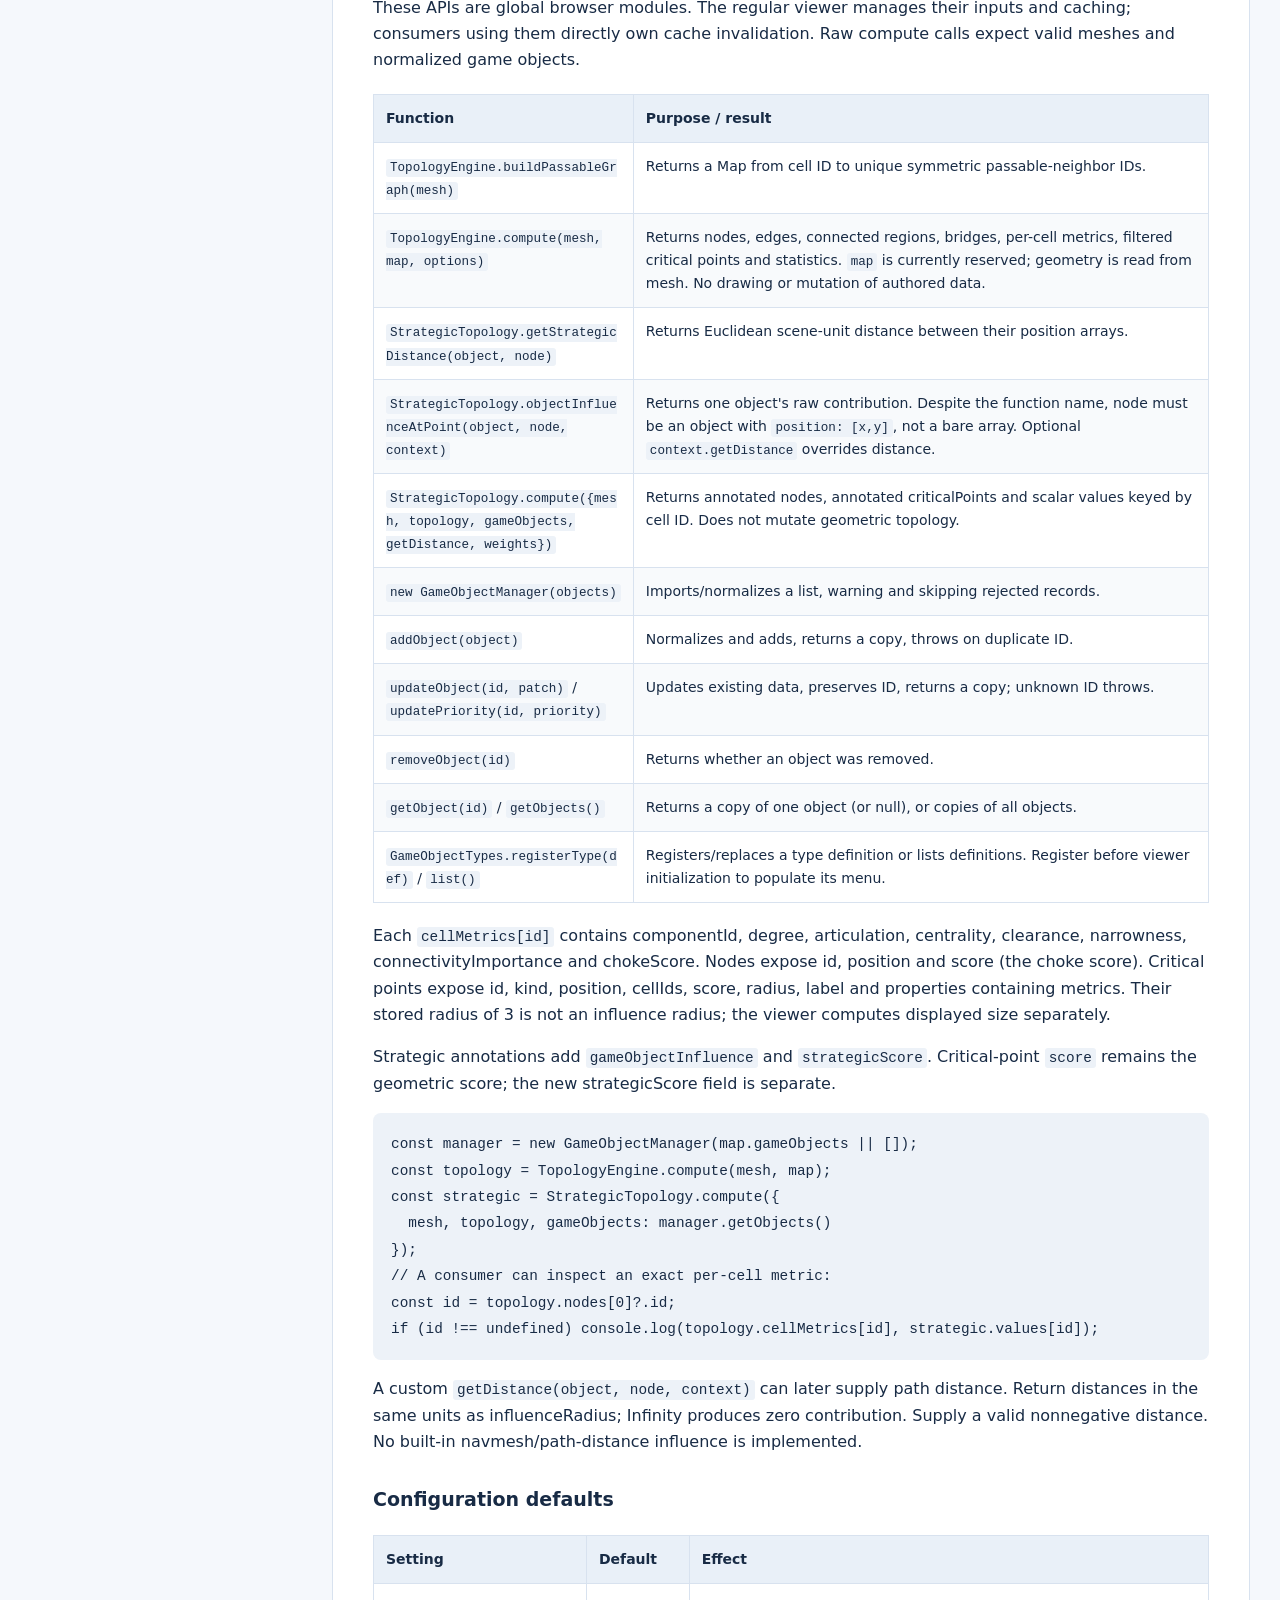
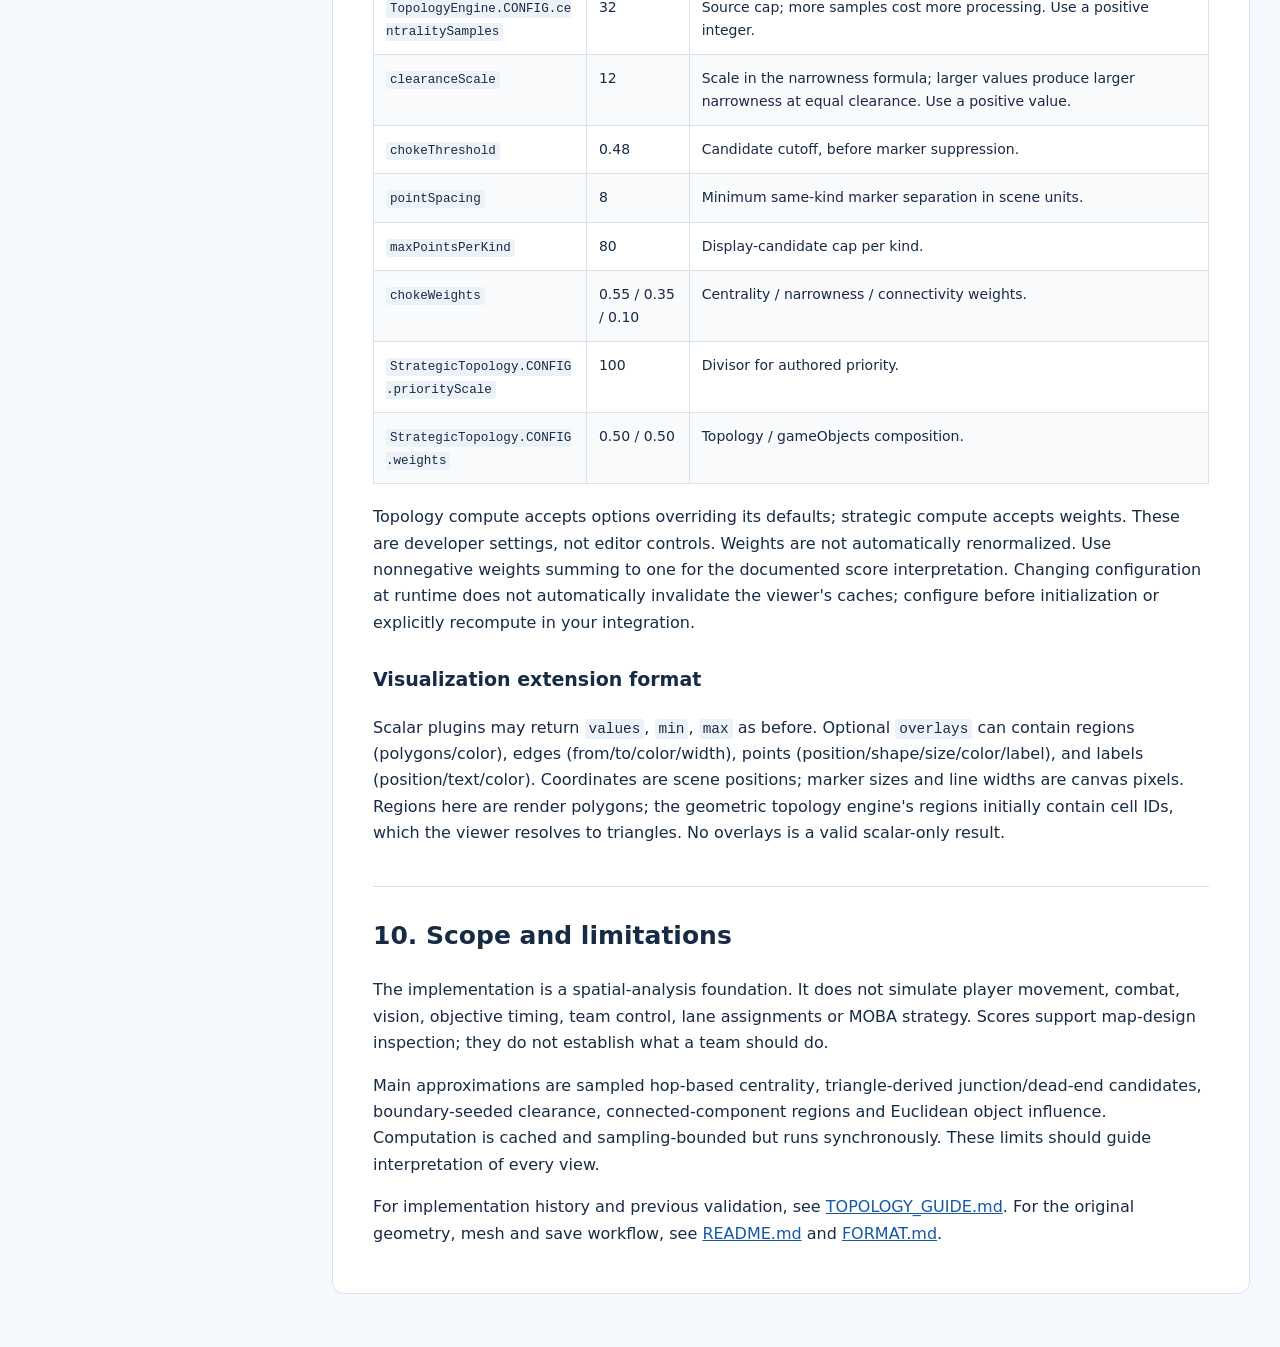
<file: topology_wiki.html>
<!doctype html>
<html lang="en"><head><meta charset="utf-8"><meta name="viewport" content="width=device-width,initial-scale=1"><title>Topology wiki · MOBA Map Viewer v0.8</title>
<style>
:root{color-scheme:light;--ink:#182b45;--muted:#526580;--line:#d8e2ef;--blue:#1658a5}*{box-sizing:border-box}body{margin:0;background:#f5f8fc;color:var(--ink);font:16px/1.65 system-ui,sans-serif}header{background:#112c4d;color:white;padding:22px 32px}header a{color:white}header strong{display:block;font-size:22px}header p{margin:4px 0 12px;color:#ccdaed}.layout{max-width:1450px;margin:auto;display:grid;grid-template-columns:270px minmax(0,1fr);gap:32px;padding:30px}nav{position:sticky;top:20px;align-self:start;max-height:calc(100vh - 40px);overflow:auto}nav a{display:block;padding:8px 12px;color:var(--ink);text-decoration:none;border-left:2px solid var(--line);font-size:14px}nav a:hover,nav a:focus{background:#e5effc;border-color:var(--blue)}main{background:white;padding:30px 40px;border:1px solid var(--line);border-radius:12px;min-width:0}h1{font-size:32px;line-height:1.2;margin-top:0}h2{font-size:25px;border-top:1px solid var(--line);padding-top:28px;margin-top:40px;scroll-margin-top:20px}h3{font-size:19px;margin-top:28px;scroll-margin-top:20px}a{color:var(--blue)}p,li{max-width:95ch}li{margin:7px 0}code{font:0.9em ui-monospace,Consolas,monospace;background:#edf2f8;padding:2px 4px;border-radius:3px;overflow-wrap:anywhere}pre{background:#edf2f8;padding:18px;border-radius:8px;overflow:auto}pre code{padding:0;white-space:pre;overflow-wrap:normal}table{width:100%;border-collapse:collapse;font-size:14px;margin:20px 0;overflow-wrap:anywhere}th,td{text-align:left;vertical-align:top;padding:12px;border:1px solid var(--line)}th{background:#e9f0f8}tr:nth-child(even){background:#f8fafc}blockquote{border-left:4px solid var(--blue);padding-left:16px;color:var(--muted)}.skip{position:absolute;left:-10000px}.skip:focus{left:10px;top:10px;background:white;color:#112c4d;padding:10px}@media(max-width:800px){.layout{display:block;padding:12px}nav{position:static;max-height:none;margin-bottom:20px}main{padding:20px 16px}h1{font-size:27px}table{font-size:12px}td,th{padding:7px}}@media print{header,nav{display:none}.layout{display:block;padding:0}main{border:0;padding:0}h2{break-after:avoid}pre{white-space:pre-wrap}a{color:inherit}}
</style></head><body><a class="skip" href="#content">Skip to content</a><header><strong>MOBA Map Viewer · Topology wiki</strong><p>Meaning, controls, calculations and practical usage — verified against v0.8 source.</p><a href="index.html">← Back to viewer</a> &nbsp; · &nbsp; <a href="TOPOLOGY_WIKI.md">Markdown source</a></header><div class="layout"><nav aria-label="Wiki contents"><a href="#section-1">1. What the topology system does</a>
<a href="#section-2">2. Quick workflow</a>
<a href="#section-3">3. Display controls: what each one shows</a>
<a href="#section-6">4. Scalar visualization modes</a>
<a href="#section-7">5. Exact geometric metrics</a>
<a href="#section-13">6. Game-object fields and editing</a>
<a href="#section-15">7. Strategic influence and score: exact meaning</a>
<a href="#section-17">8. Updating, saving and troubleshooting</a>
<a href="#section-19">9. Programming reference</a>
<a href="#section-22">10. Scope and limitations</a></nav><main id="content"><h1>Topology wiki — MOBA Map Viewer v0.8</h1>
<p>This wiki describes the behavior implemented in v0.8. UI names match the editor, including its Chinese tab names. Start with the quick workflow and display reference; the later sections explain the precise calculations and programming interfaces.</p>
<h2 id="section-1">1. What the topology system does</h2>
<p>The system answers two different questions:</p>
<ul>
<li><strong>Geometric topology:</strong> Where does traversable space connect, narrow, branch, or terminate?</li>
<li><strong>Strategic topology:</strong> How important are those locations when nearby authored objectives are considered?</li>
</ul>
<p>The data flow is: <strong>map geometry → navmesh → passable graph → geometric metrics → object influence → strategic scores</strong>.</p>
<p>A navmesh cell is a triangle. A graph node represents a passable cell at its centroid; an edge connects neighboring passable cells. An authored game object is a separate marker with a position, priority and radius. Adding an objective cannot create an articulation point, bridge, junction or geometric choke. It changes strategic scores and critical-marker sizes.</p>
<p>All positions, influence radii and clearance distances use scene units. The map spans −128 to 128 on each axis; the origin is in the center, and positive Y points downward. Graph hop counts and scores are unitless.</p>
<h2 id="section-2">2. Quick workflow</h2>
<ol>
<li>Open <code>index.html</code>. In <strong>Import / Save</strong>, import a map JSON or load the bundled draft. If opening with <code>file://</code> prevents the draft fetch, use the JSON file picker.</li>
<li>Open <strong>Mesh</strong>, then generate a mesh. Topology requires a current mesh; geometry edits make it stale until rebuilt.</li>
<li>Open <strong>Strategy / Objects</strong>. Enable Critical points. Add Topology graph to inspect connections, or Connected regions to inspect disconnected areas.</li>
<li>To author an objective, choose <strong>Game Object — click map to place</strong> in Tool. Click the map, enter its fields, and press <strong>Save</strong>. The click alone does not save an object.</li>
<li>Switch Tool to <strong>Select</strong>, then click a marker or use Existing objects. Change values and Save. Position is edited numerically; drag movement is not implemented.</li>
<li>In <strong>Visualization</strong>, choose Route centrality or Strategic importance and press <strong>Render</strong>. Neither needs a source point. Independent overlays remain available above the scalar field.</li>
<li>Use <strong>Export Current JSON</strong> or the existing folder-save action to persist the map. The object editor&#39;s Save updates the current map in memory; it does not write a file to disk.</li>
</ol>
<p>For a readable overview, leave Labels and Topology graph off initially. Turn them on when inspecting a specific area. Reduce mesh opacity or hide its fill if it obscures scalar colors.</p>
<h2 id="section-3">3. Display controls: what each one shows</h2>
<table>
<thead>
<tr>
<th>Control</th>
<th>Exact display</th>
<th>Meaning and use</th>
</tr>
</thead>
<tbody><tr>
<td>Topology graph</td>
<td>Thin translucent lines between adjacent passable-cell centroids; graph bridges overdrawn in gold</td>
<td>Inspect traversable adjacency and single-edge disconnections. These are graph connections, not physical wall edges or a simplified lane network. Gold bridges only appear while this control is enabled.</td>
</tr>
<tr>
<td>Connected regions</td>
<td>Translucent colors over passable triangles, one color per connected component</td>
<td>Find isolated traversable islands. Cells belong together if any chain of passable neighbors connects them. One connected map may have only one region even if it contains many rooms or lanes. Colors are identifiers, not importance levels.</td>
</tr>
<tr>
<td>Critical points</td>
<td>Orange circles, cyan squares, purple diamonds and gray triangles</td>
<td>Show a spatially filtered set of geometric candidates. Marker kind/location comes from geometry; marker size uses strategic score. See the marker table below.</td>
</tr>
<tr>
<td>Game objects</td>
<td>Authored markers, green when enabled and gray when disabled</td>
<td>Show stored objectives. Turning this visibility control off does <strong>not</strong> disable their influence. Hidden objects remain selectable from Existing objects.</td>
</tr>
<tr>
<td>Influence radius</td>
<td>Dashed circles with translucent interiors around visible game objects</td>
<td>Show each object&#39;s cutoff radius. Influence is strongest at the center and falls to zero at the ring. This display requires Game objects to be visible; hiding rings does not change calculations. Disabled objects can still have gray rings.</td>
</tr>
<tr>
<td>Labels</td>
<td>Text beside visible critical points and game objects</td>
<td>Critical label: <code>kind cellId strategicScore</code>, rounded to two decimals. Object label: <code>name (priority)</code>. This switch does not add graph-edge or region labels.</td>
</tr>
</tbody></table>
<p>Overlay toggles change display only. Their state does not remove cells or objects from analysis. Critical points, Game objects and Influence radius start enabled; graph, regions and labels start disabled.</p>
<h3 id="section-4">Critical-point legend</h3>
<table>
<thead>
<tr>
<th>Marker</th>
<th>Kind</th>
<th>Exact candidate rule</th>
<th>Interpretation</th>
</tr>
</thead>
<tbody><tr>
<td>Orange circle</td>
<td><code>choke</code></td>
<td><code>chokeScore &gt;= 0.48</code></td>
<td>A preliminary mixture of route centrality, narrowness and connectivity importance. It is not a measured passage width or guaranteed tactical choke.</td>
</tr>
<tr>
<td>Cyan square</td>
<td><code>junction</code></td>
<td><code>degree &gt;= 3</code> and <code>centrality &gt; 0.15</code></td>
<td>A connected, relatively central triangle. Triangle adjacency can produce this in open space; it does not prove three semantic lanes meet.</td>
</tr>
<tr>
<td>Purple diamond</td>
<td><code>articulation</code></td>
<td>Removing this graph node increases connected-component count</td>
<td>A single-cell connectivity vulnerability. Narrow multi-cell corridors can exist without any articulation point.</td>
</tr>
<tr>
<td>Gray triangle</td>
<td><code>dead_end</code></td>
<td><code>degree &lt;= 1</code></td>
<td>A triangle with at most one passable neighbor. Includes isolated cells and some boundary/tessellation artifacts, not just recognizable cul-de-sacs.</td>
</tr>
</tbody></table>
<p>For <strong>each kind separately</strong>, candidates are sorted by descending choke score. A candidate is skipped if its centroid is less than 8 scene units from an already accepted marker of that kind. At most 80 markers per kind are retained. This filtering affects markers, not the full graph or metrics. A cell may qualify for multiple kinds, so markers can overlap; later-drawn kinds can cover earlier ones.</p>
<p>The marker size parameter is <code>3 + 6 × strategicScore</code> canvas pixels. Shape extents differ: diamonds and triangles extend beyond that parameter. Zoom does not scale these marker symbols like world geometry.</p>
<p><strong>Example label:</strong> <code>choke 662 0.35</code> means cell 662 was selected as a geometric choke candidate and currently has strategic score 0.35. It does not mean its choke score is 0.35. With no object influence, a geometric choke score of 0.70 becomes strategic score 0.35.</p>
<h3 id="section-5">Topology statistics</h3>
<table>
<thead>
<tr>
<th>Statistic</th>
<th>Exact count</th>
</tr>
</thead>
<tbody><tr>
<td>cells</td>
<td>Passable graph nodes; excludes blocked mesh cells.</td>
</tr>
<tr>
<td>regions</td>
<td>Connected components of the passable graph.</td>
</tr>
<tr>
<td>articulations</td>
<td>All articulation cells, including candidates suppressed from display.</td>
</tr>
<tr>
<td>bridges</td>
<td>All graph edges whose removal disconnects a component.</td>
</tr>
<tr>
<td>centrality samples</td>
<td>Number of sampled source cells: normally <code>min(passableCells, 32)</code>.</td>
</tr>
</tbody></table>
<p>Statistics describe geometric topology and do not change when object priority changes. They need not match the number of visible markers.</p>
<h2 id="section-6">4. Scalar visualization modes</h2>
<p>Select one scalar renderer in <strong>Visualization</strong>, then press Render. Scalar modes are mutually exclusive; topology/object overlays are independent and can accompany any of them.</p>
<p><strong>Current color direction:</strong> red = lowest value, yellow/green = intermediate, blue = highest value. Thus blue means farther away for Distance field, but higher centrality or strategic importance in those modes. Critical-marker colors indicate kind and do not follow this gradient.</p>
<table>
<thead>
<tr>
<th>Mode</th>
<th>Value per passable cell</th>
<th>Source required?</th>
<th>Practical use</th>
</tr>
</thead>
<tbody><tr>
<td>Reachable Distance Field</td>
<td>Approximate shortest route distance from the selected source</td>
<td>Yes</td>
<td>Inspect reachable space and relative travel distance from one point.</td>
</tr>
<tr>
<td>Route Centrality</td>
<td>Normalized sampled betweenness centrality, 0–1</td>
<td>No</td>
<td>Compare which cells lie on many sampled shortest graph routes.</td>
</tr>
<tr>
<td>Strategic Importance</td>
<td>Weighted geometric choke score plus object influence, 0–1 with default settings</td>
<td>No</td>
<td>Compare geometry and authored objective importance together. The internal renderer ID is <code>topology</code>.</td>
</tr>
</tbody></table>
<p>Distance field uses Dijkstra on passable adjacency with centroid-to-centroid Euclidean edge lengths. The initial cost is source-to-source-cell-centroid distance; the source cell&#39;s displayed value is forced to zero. It is a mesh approximation rather than the exact shortest continuous path. Blocked and unreachable cells receive no value.</p>
<p>Route centrality uses <strong>unweighted hop-count shortest paths</strong>, unlike the distance field. It does not use movement speed, physical edge length, gameplay traffic or object priority. A value of 1 identifies the maximum sampled centrality in the current mesh; it is not “100% of all routes.” Changing mesh resolution or ordering can change it, so comparisons across different meshes need care.</p>
<p>Strategic importance colors every passable node, including cells with no critical marker. No standalone choke-score or clearance scalar renderer is currently exposed; those metrics are returned by the analysis API.</p>
<p>The existing visualization statistics and hover area retain distance-oriented wording. In centrality/strategic mode, a displayed maximum of 1 is the configured score scale, not one scene unit or proof some cell reaches 1. “Reachable cells” may show a dash because these modes do not populate the distance renderer&#39;s reachability fields. Use the topology statistics and the selected mode&#39;s legend for interpretation.</p>
<h2 id="section-7">5. Exact geometric metrics</h2>
<h3 id="section-8">Passable graph, components and degree</h3>
<p>Cells with <code>attributes.passable === false</code> are excluded; other cells are included. Cell IDs are looked up explicitly rather than assumed to be array offsets. Neighbor links are deduplicated, self-links are excluded, and adjacency is made symmetric.</p>
<p><code>componentId</code> identifies the cell&#39;s connected component. IDs start at zero and are analysis-local, not persistent region names. <code>degree</code> is the count of distinct passable graph neighbors; it is not corridor width or movement-direction count.</p>
<h3 id="section-9">Articulation points and graph bridges</h3>
<p>Iterative Tarjan traversal finds articulation nodes and bridges. A bridge is a <strong>graph edge</strong>, not a physical bridge prop. Removing a bridge disconnects its component; removing an articulation cell disconnects the remaining graph within its component. Disconnected components are handled separately.</p>
<h3 id="section-10">Route centrality</h3>
<p>The engine samples up to 32 sources, evenly spaced in the passable cell list by index. For each, unweighted Brandes accumulation distributes shortest-path contributions across equal-length alternatives. Source nodes do not receive their own source contribution. Accumulated values are divided by the maximum accumulated value over all passable cells. If the maximum is zero, all normalized values are zero.</p>
<p>Sampling is deterministic for the same mesh/order. Small components can receive few or no sampled sources. This is a fast approximation, not an exhaustive all-pairs calculation.</p>
<h3 id="section-11">Clearance and narrowness</h3>
<p>The engine finds triangle edges owned by exactly one passable triangle. These include outer map boundaries and obstacle interfaces. It seeds each adjacent centroid with its distance to the nearest such edge, then propagates minimum distances along centroid graph edges using a heap.</p>
<p><code>clearance</code> is that boundary-seeded graph-distance estimate in scene units. Interior propagation follows mesh centroid routes and may overestimate direct clearance. It is not an exact obstacle-distance field or a traversable-diameter guarantee.</p>
<pre><code class="language-text">narrowness = 1 / (1 + clearance / 12)
</code></pre>
<p>Larger narrowness means more constrained estimated space. Clearance 0 gives 1; clearance 12 gives 0.5; clearance 36 gives 0.25. If no boundary seed reaches a cell, clearance remains Infinity and narrowness is set to zero.</p>
<h3 id="section-12">Connectivity importance and choke score</h3>
<pre><code class="language-text">connectivityImportance = 1.00 if the cell is an articulation
                         0.75 otherwise if it touches a graph bridge
                         0.00 otherwise

chokeScore = 0.55 × centrality
           + 0.35 × narrowness
           + 0.10 × connectivityImportance
</code></pre>
<p>Default weights yield a score in 0–1. A choke candidate needs at least 0.48 before display filtering. This blend permits chokepoints without articulation; however, it can miss real passages or highlight mesh artifacts. Use the map shape and individual metrics to judge a candidate.</p>
<h2 id="section-13">6. Game-object fields and editing</h2>
<table>
<thead>
<tr>
<th>Field / action</th>
<th>Meaning and usage</th>
</tr>
</thead>
<tbody><tr>
<td>Name</td>
<td>Display label; does not change influence. Blank names receive a manager fallback.</td>
</tr>
<tr>
<td>Type</td>
<td>Category, marker shape and defaults. Type adds no independent combat, vision or control effect.</td>
</tr>
<tr>
<td>Priority</td>
<td>Editor accepts 0–100. Influence is proportional to priority; 0 contributes nothing. This is a relative authored weight, not a probability.</td>
</tr>
<tr>
<td>Influence radius</td>
<td>Nonnegative scene-unit cutoff. At or beyond this distance contribution is zero. Radius 0 contributes zero even at the object&#39;s position.</td>
</tr>
<tr>
<td>X / Y</td>
<td>Position in scene units; editor accepts −128 to 128. Objects can be placed inside blocked areas; no navmesh snapping is performed.</td>
</tr>
<tr>
<td>Enabled</td>
<td>False keeps the object stored and visible in gray but removes its influence.</td>
</tr>
<tr>
<td>Existing objects</td>
<td>Selects an object for editing, including a hidden object. Choosing New object clears the selection but retains form values for reuse.</td>
</tr>
<tr>
<td>Save</td>
<td>Creates a new object or updates the selected object in the in-memory map, then refreshes strategic results.</td>
</tr>
<tr>
<td>Delete</td>
<td>Removes the selected stored object; does nothing with no selection. Export/save the map to persist this deletion.</td>
</tr>
</tbody></table>
<p>Canvas selection works in the strategy tab with Select active, or through the existing geometry editor&#39;s Select mode. It requires Game objects visibility and uses a fixed 14-pixel hit distance from the marker center. Where objects overlap, the last stored matching object wins; use the dropdown to select another.</p>
<h3 id="section-14">Default types and symbols</h3>
<table>
<thead>
<tr>
<th>Type</th>
<th>Shape</th>
<th>Default priority</th>
<th>Default radius</th>
</tr>
</thead>
<tbody><tr>
<td>tower</td>
<td>Square</td>
<td>50</td>
<td>20</td>
</tr>
<tr>
<td>major_objective</td>
<td>Diamond</td>
<td>90</td>
<td>30</td>
</tr>
<tr>
<td>minor_objective</td>
<td>Circle</td>
<td>50</td>
<td>20</td>
</tr>
<tr>
<td>jungle_camp</td>
<td>Circle</td>
<td>50</td>
<td>20</td>
</tr>
<tr>
<td>base</td>
<td>Triangle</td>
<td>50</td>
<td>20</td>
</tr>
<tr>
<td>vision_point</td>
<td>Circle</td>
<td>50</td>
<td>20</td>
</tr>
<tr>
<td>resource</td>
<td>Circle</td>
<td>50</td>
<td>20</td>
</tr>
<tr>
<td>generic</td>
<td>Circle</td>
<td>50</td>
<td>20</td>
</tr>
</tbody></table>
<p>For a new object, changing type fills that type&#39;s priority/radius defaults. Changing an existing object&#39;s type preserves its numeric fields. You can override those values before Save. Unknown imported types retain their type ID and use generic normalization defaults and a circle marker.</p>
<p>Object marker size parameter is <code>4 + 7 × min(1, priority / 100)</code> pixels. Enabled state changes color, not size. The selected marker gets a white outline. Labels show raw priority, not influence at nearby cells.</p>
<h2 id="section-15">7. Strategic influence and score: exact meaning</h2>
<p>For each enabled object with positive radius, at a node or critical-point position:</p>
<pre><code class="language-text">d = straight-line distance from object position to analysis position
objectInfluence = max(0, 1 − d / radius) × max(0, priority) / 100
gameObjectInfluence = sum of all objectInfluence values
strategicScore = min(1,
    0.5 × chokeScore + 0.5 × min(1, gameObjectInfluence))
</code></pre>
<p>Disabled objects and zero-radius objects contribute zero. Overlapping objects add together; the raw <code>gameObjectInfluence</code> can exceed 1, but its score contribution saturates at 1. Imported/API priorities can exceed 100; the editor limits entry to 100, and marker sizing saturates at 100.</p>
<p>With no influence, strategicScore is <strong>half</strong> the geometric choke score. With maximum influence and no geometric score, it is 0.5. These are comparative design scores, not tactical success probabilities.</p>
<p>Influence currently crosses walls and disconnected regions because distance is Euclidean. A close objective across a wall can raise a cell&#39;s score. The radius ring represents this same straight-line model. Neither game-object type nor team ownership changes the formula.</p>
<h3 id="section-16">Worked example</h3>
<p>Assume a geometric choke score of 0.80. One objective has radius 30, and the analysis point is 6 units away, so proximity is <code>1 − 6/30 = 0.80</code>.</p>
<table>
<thead>
<tr>
<th>Object state</th>
<th>Raw influence</th>
<th>Strategic score</th>
</tr>
</thead>
<tbody><tr>
<td>Priority 100, enabled</td>
<td>0.80</td>
<td><code>0.40 + 0.40 = 0.80</code></td>
</tr>
<tr>
<td>Priority 20, enabled</td>
<td>0.16</td>
<td><code>0.40 + 0.08 = 0.48</code></td>
</tr>
<tr>
<td>Disabled</td>
<td>0</td>
<td>0.40</td>
</tr>
<tr>
<td>At or outside radius</td>
<td>0</td>
<td>0.40</td>
</tr>
</tbody></table>
<p>The geometric choke remains 0.80 in every row. Its kind and location remain unchanged; its label score and marker size change. If several objectives produce total influence 1.4, the final score here is 0.90 because the influence term is capped.</p>
<h2 id="section-17">8. Updating, saving and troubleshooting</h2>
<table>
<thead>
<tr>
<th>Change</th>
<th>What happens</th>
</tr>
</thead>
<tbody><tr>
<td>Priority, radius, position, enabled, add/delete object</td>
<td>Recompute strategic analysis. Reuse mesh and geometric topology. An already-rendered Strategic importance field refreshes on Save.</td>
</tr>
<tr>
<td>Geometry edit</td>
<td>Existing mesh becomes stale. Rebuild it before using current topology.</td>
</tr>
<tr>
<td>New/rebuilt mesh</td>
<td>Recompute geometric and strategic analysis on the next render.</td>
</tr>
<tr>
<td>Visibility or label toggle</td>
<td>Redraw; cached analysis is reused.</td>
</tr>
<tr>
<td>Distance source</td>
<td>Invalidates the scalar result; use Render to calculate the field again.</td>
</tr>
<tr>
<td>Change scalar renderer</td>
<td>Clears the scalar result; use Render. Independent overlays remain.</td>
</tr>
<tr>
<td>Clear visualization</td>
<td>Clears the selected scalar result, not the independent critical-point/object overlays.</td>
</tr>
</tbody></table>
<p><strong>No topology visible:</strong> load a map, generate a current mesh, and enable the desired layers. Hidden/stale scalar results are not evidence the map has no routes.</p>
<p><strong>No object saved after clicking:</strong> click chooses a draft position; press Save. Verify the status message and Existing objects list.</p>
<p><strong>A gray object still has a large ring:</strong> disabled objects remain visible. Its influence is zero regardless of ring size.</p>
<p><strong>Priority changes seem ineffective:</strong> press Save, confirm Enabled and a positive radius, and check that the inspected cell is within radius. Route centrality intentionally ignores priority. Overlapping influences can saturate the strategic score&#39;s influence term.</p>
<p><strong>Graph or labels look crowded:</strong> turn off graph/labels, hide mesh edges/fill as needed, then inspect the desired layer. Label collision avoidance is not implemented.</p>
<p><strong>Many junctions in open space:</strong> the rule uses triangle degree and centrality. It is preliminary and sensitive to tessellation, not semantic lane detection.</p>
<p><strong>Numbers change after rebuilding:</strong> cell IDs, sampling sources, graph hops and estimated clearance depend on the generated mesh. Keep mesh settings fixed when comparing objective layouts.</p>
<h3 id="section-18">Persistence</h3>
<p>Legacy <code>objects</code> remains geometric map data. Strategic markers live in the separate top-level <code>gameObjects</code> array. Missing <code>gameObjects</code> loads as an empty array.</p>
<pre><code class="language-json">{
  &quot;objects&quot;: [],
  &quot;gameObjects&quot;: [{
    &quot;id&quot;: &quot;dragon_01&quot;,
    &quot;name&quot;: &quot;Dragon&quot;,
    &quot;type&quot;: &quot;major_objective&quot;,
    &quot;position&quot;: [40, -20],
    &quot;priority&quot;: 90,
    &quot;influenceRadius&quot;: 30,
    &quot;enabled&quot;: true,
    &quot;properties&quot;: {}
  }]
}
</code></pre>
<p><code>id</code> is a stable unique identifier; new editor objects receive generated IDs. <code>properties</code> stores extensible metadata and survives editor updates; the UI does not edit it. Unsupported extra top-level fields on individual game objects are not preserved by normalization—put custom metadata in properties. Type registrations are runtime configuration and are not serialized, but each object&#39;s effective priority/radius is stored.</p>
<p>Malformed numeric fields fall back to defaults; negative priority/radius become zero. Missing/invalid position coordinates default to zero independently. The manager rejects duplicate IDs; bulk loading warns and skips duplicate or invalid records. Derived metrics, points and strategic scores are not authoritative map inputs and are not exported. A valid existing mesh cache may be exported by the original save workflow.</p>
<h2 id="section-19">9. Programming reference</h2>
<p>These APIs are global browser modules. The regular viewer manages their inputs and caching; consumers using them directly own cache invalidation. Raw compute calls expect valid meshes and normalized game objects.</p>
<table>
<thead>
<tr>
<th>Function</th>
<th>Purpose / result</th>
</tr>
</thead>
<tbody><tr>
<td><code>TopologyEngine.buildPassableGraph(mesh)</code></td>
<td>Returns a Map from cell ID to unique symmetric passable-neighbor IDs.</td>
</tr>
<tr>
<td><code>TopologyEngine.compute(mesh, map, options)</code></td>
<td>Returns nodes, edges, connected regions, bridges, per-cell metrics, filtered critical points and statistics. <code>map</code> is currently reserved; geometry is read from mesh. No drawing or mutation of authored data.</td>
</tr>
<tr>
<td><code>StrategicTopology.getStrategicDistance(object, node)</code></td>
<td>Returns Euclidean scene-unit distance between their position arrays.</td>
</tr>
<tr>
<td><code>StrategicTopology.objectInfluenceAtPoint(object, node, context)</code></td>
<td>Returns one object&#39;s raw contribution. Despite the function name, node must be an object with <code>position: [x,y]</code>, not a bare array. Optional <code>context.getDistance</code> overrides distance.</td>
</tr>
<tr>
<td><code>StrategicTopology.compute({mesh, topology, gameObjects, getDistance, weights})</code></td>
<td>Returns annotated nodes, annotated criticalPoints and scalar values keyed by cell ID. Does not mutate geometric topology.</td>
</tr>
<tr>
<td><code>new GameObjectManager(objects)</code></td>
<td>Imports/normalizes a list, warning and skipping rejected records.</td>
</tr>
<tr>
<td><code>addObject(object)</code></td>
<td>Normalizes and adds, returns a copy, throws on duplicate ID.</td>
</tr>
<tr>
<td><code>updateObject(id, patch)</code> / <code>updatePriority(id, priority)</code></td>
<td>Updates existing data, preserves ID, returns a copy; unknown ID throws.</td>
</tr>
<tr>
<td><code>removeObject(id)</code></td>
<td>Returns whether an object was removed.</td>
</tr>
<tr>
<td><code>getObject(id)</code> / <code>getObjects()</code></td>
<td>Returns a copy of one object (or null), or copies of all objects.</td>
</tr>
<tr>
<td><code>GameObjectTypes.registerType(def)</code> / <code>list()</code></td>
<td>Registers/replaces a type definition or lists definitions. Register before viewer initialization to populate its menu.</td>
</tr>
</tbody></table>
<p>Each <code>cellMetrics[id]</code> contains componentId, degree, articulation, centrality, clearance, narrowness, connectivityImportance and chokeScore. Nodes expose id, position and score (the choke score). Critical points expose id, kind, position, cellIds, score, radius, label and properties containing metrics. Their stored radius of 3 is not an influence radius; the viewer computes displayed size separately.</p>
<p>Strategic annotations add <code>gameObjectInfluence</code> and <code>strategicScore</code>. Critical-point <code>score</code> remains the geometric score; the new strategicScore field is separate.</p>
<pre><code class="language-javascript">const manager = new GameObjectManager(map.gameObjects || []);
const topology = TopologyEngine.compute(mesh, map);
const strategic = StrategicTopology.compute({
  mesh, topology, gameObjects: manager.getObjects()
});
// A consumer can inspect an exact per-cell metric:
const id = topology.nodes[0]?.id;
if (id !== undefined) console.log(topology.cellMetrics[id], strategic.values[id]);
</code></pre>
<p>A custom <code>getDistance(object, node, context)</code> can later supply path distance. Return distances in the same units as influenceRadius; Infinity produces zero contribution. Supply a valid nonnegative distance. No built-in navmesh/path-distance influence is implemented.</p>
<h3 id="section-20">Configuration defaults</h3>
<table>
<thead>
<tr>
<th>Setting</th>
<th>Default</th>
<th>Effect</th>
</tr>
</thead>
<tbody><tr>
<td><code>TopologyEngine.CONFIG.centralitySamples</code></td>
<td>32</td>
<td>Source cap; more samples cost more processing. Use a positive integer.</td>
</tr>
<tr>
<td><code>clearanceScale</code></td>
<td>12</td>
<td>Scale in the narrowness formula; larger values produce larger narrowness at equal clearance. Use a positive value.</td>
</tr>
<tr>
<td><code>chokeThreshold</code></td>
<td>0.48</td>
<td>Candidate cutoff, before marker suppression.</td>
</tr>
<tr>
<td><code>pointSpacing</code></td>
<td>8</td>
<td>Minimum same-kind marker separation in scene units.</td>
</tr>
<tr>
<td><code>maxPointsPerKind</code></td>
<td>80</td>
<td>Display-candidate cap per kind.</td>
</tr>
<tr>
<td><code>chokeWeights</code></td>
<td>0.55 / 0.35 / 0.10</td>
<td>Centrality / narrowness / connectivity weights.</td>
</tr>
<tr>
<td><code>StrategicTopology.CONFIG.priorityScale</code></td>
<td>100</td>
<td>Divisor for authored priority.</td>
</tr>
<tr>
<td><code>StrategicTopology.CONFIG.weights</code></td>
<td>0.50 / 0.50</td>
<td>Topology / gameObjects composition.</td>
</tr>
</tbody></table>
<p>Topology compute accepts options overriding its defaults; strategic compute accepts weights. These are developer settings, not editor controls. Weights are not automatically renormalized. Use nonnegative weights summing to one for the documented score interpretation. Changing configuration at runtime does not automatically invalidate the viewer&#39;s caches; configure before initialization or explicitly recompute in your integration.</p>
<h3 id="section-21">Visualization extension format</h3>
<p>Scalar plugins may return <code>values</code>, <code>min</code>, <code>max</code> as before. Optional <code>overlays</code> can contain regions (polygons/color), edges (from/to/color/width), points (position/shape/size/color/label), and labels (position/text/color). Coordinates are scene positions; marker sizes and line widths are canvas pixels. Regions here are render polygons; the geometric topology engine&#39;s regions initially contain cell IDs, which the viewer resolves to triangles. No overlays is a valid scalar-only result.</p>
<h2 id="section-22">10. Scope and limitations</h2>
<p>The implementation is a spatial-analysis foundation. It does not simulate player movement, combat, vision, objective timing, team control, lane assignments or MOBA strategy. Scores support map-design inspection; they do not establish what a team should do.</p>
<p>Main approximations are sampled hop-based centrality, triangle-derived junction/dead-end candidates, boundary-seeded clearance, connected-component regions and Euclidean object influence. Computation is cached and sampling-bounded but runs synchronously. These limits should guide interpretation of every view.</p>
<p>For implementation history and previous validation, see <a href="TOPOLOGY_GUIDE.md">TOPOLOGY_GUIDE.md</a>. For the original geometry, mesh and save workflow, see <a href="README.md">README.md</a> and <a href="FORMAT.md">FORMAT.md</a>.</p>
</main></div></body></html>
</file>
<file: style.css>
:root {
  font-family: Inter, ui-sans-serif, system-ui, -apple-system, BlinkMacSystemFont, "Segoe UI", sans-serif;
  color: #0f172a;
  background: #edf2f7;
}
* { box-sizing: border-box; }
html, body { margin: 0; width: 100%; height: 100%; overflow: hidden; }
body { height: 100vh; display: grid; grid-template-columns: 390px minmax(0, 1fr); overflow: hidden; }
button, input, select { font: inherit; }
button {
  padding: 8px 10px; border-radius: 8px; border: 1px solid #cbd5e1; background: #f8fafc; cursor: pointer;
  font-size: 12px; color: #0f172a;
}
button:hover { background: #eef2f7; }
button:disabled { cursor: not-allowed; opacity: .55; }
button.primary { background: #dbeafe; border-color: #93c5fd; }
button.primary:hover { background: #bfdbfe; }
input[type="number"], input[type="text"], select {
  width: 100%; margin-top: 4px; padding: 7px 8px; border-radius: 8px; border: 1px solid #cbd5e1; background: #fff;
}
input[type="range"] { width: 100%; margin-top: 4px; }
label { display: block; font-size: 12px; margin: 8px 0; }
fieldset { margin: 0; padding: 0; border: 0; min-width: 0; }
.sidebar {
  height: 100vh; min-height: 0; background: #fff; border-right: 1px solid #d7dee8; display: flex; flex-direction: column; overflow: hidden;
}
.sidebar-header { padding: 18px 18px 12px; border-bottom: 1px solid #e5e7eb; }
h1 { font-size: 20px; margin: 0 0 6px; }
h2 { font-size: 15px; margin: 0 0 10px; }
h3 { font-size: 13px; margin: 0 0 8px; }
.muted, .hint { color: #64748b; font-size: 12px; line-height: 1.5; }
.small-gap { margin-top: 6px; }
.tabs {
  display: grid; grid-template-columns: repeat(4, 1fr); gap: 8px; padding: 12px 12px 0; background: #fff;
}
.tab.active { background: #e0f2fe; border-color: #93c5fd; }
.tab-panels { flex: 1; min-height: 0; overflow-y: auto; overflow-x: hidden; padding: 12px 16px 18px; scrollbar-gutter: stable; overscroll-behavior: contain; }
.tab-panel { display: none; }
.tab-panel.active { display: block; }
.file-row input { width: 100%; margin-top: 6px; }
.button-row { display: flex; flex-wrap: wrap; gap: 8px; margin: 8px 0; }
.status { padding: 9px 10px; border-radius: 8px; background: #f8fafc; border: 1px solid #e2e8f0; font-size: 12px; white-space: pre-wrap; }
.status.compact { padding: 8px 9px; }
.subsection { margin-top: 16px; padding-top: 12px; border-top: 1px solid #e5e7eb; }
.kv-list { display: grid; grid-template-columns: 1fr auto; gap: 6px 10px; font-size: 12px; }
.check { display: flex; gap: 8px; align-items: center; }
.two-col { display: grid; grid-template-columns: 1fr 1fr; gap: 10px; }
.three-col { display: grid; grid-template-columns: repeat(3, 1fr); gap: 10px; }
.narrow-gap { gap: 8px; }
.subhead { margin-top: 10px; font-size: 12px; font-weight: 600; }
.hidden { display: none !important; }
.points-list { display: grid; gap: 6px; }
.point-row {
  display: grid; grid-template-columns: 1fr 1fr auto; gap: 6px; align-items: end; padding: 6px; border-radius: 8px; background: #f8fafc; border: 1px solid #e5e7eb;
}
.point-row .mini-label { font-size: 11px; color: #64748b; margin-bottom: 4px; display: block; }
.remove-point-btn { padding: 7px 9px; }
.sticky-row { position: sticky; top: 0; background: #fff; padding-top: 2px; z-index: 2; }
.footer-actions { margin-top: 14px; padding-top: 12px; border-top: 1px solid #e5e7eb; }
.workspace {
  min-width: 0; min-height: 0; height: 100vh; overflow: hidden; display: flex; flex-direction: column; padding: 16px; gap: 12px;
}
.canvas-toolbar {
  display: flex; justify-content: space-between; align-items: center; gap: 12px;
}
.zoom-readout { font-size: 12px; color: #475569; }
.canvas-area {
  flex: 1 1 auto; min-height: 0; min-width: 0; position: relative; border-radius: 14px; background: #fff; border: 1px solid #cbd5e1;
  box-shadow: 0 12px 30px rgba(15, 23, 42, .10); overflow: hidden;
}
#mapCanvas { position: absolute; inset: 0; width: 100%; height: 100%; display: block; touch-action: none; }
@media (max-width: 980px) {
  body { grid-template-columns: 340px minmax(0, 1fr); }
}
@media (max-width: 720px) {
  body { grid-template-columns: 300px minmax(0, 1fr); }
  .tabs { grid-template-columns: repeat(2, 1fr); }
}

button.danger { background:#fff1f2; border-color:#fecdd3; color:#b91c1c; }
button.danger:hover { background:#ffe4e6; }
.point-row { grid-template-columns: 92px 1fr 1fr auto auto; align-items:end; }
.point-mode { margin:0; }
.point-actions { display:flex; gap:5px; align-items:end; }
.insert-point-btn { white-space:nowrap; }
@media (max-width: 760px) { .point-row { grid-template-columns:1fr 1fr; } .point-mode, .point-actions { grid-column:1 / -1; } }
.tabs { grid-template-columns: repeat(5, 1fr); }
.mesh-legend { display:grid; grid-template-columns:1fr 1fr; gap:7px 10px; font-size:11px; margin-top:8px; }
.mesh-legend span { display:flex; align-items:center; gap:6px; min-width:0; }
.legend { width:12px; height:12px; border-radius:3px; border:1px solid rgba(15,23,42,.35); display:inline-block; flex:none; }
.legend.passable { background:rgba(148,163,184,.28); }
.legend.terrain { background:rgba(59,130,246,.42); }
.legend.tower { background:rgba(30,64,175,.58); }
.legend.grass { background:rgba(34,197,94,.34); }
code { font-family:ui-monospace,SFMono-Regular,Menlo,monospace; font-size:11px; }
@media (max-width: 860px) { .tabs { grid-template-columns: repeat(3, 1fr); } }

/* v0.7 visualization */
.tabs { grid-template-columns: repeat(6, minmax(0, 1fr)); }
.distance-legend { margin-top: 10px; }
.distance-gradient { height: 16px; border-radius: 999px; border: 1px solid rgba(15,23,42,.25); background: linear-gradient(90deg, hsl(0 92% 50%), hsl(60 92% 50%), hsl(120 92% 45%), hsl(180 92% 45%), hsl(240 92% 50%)); }
.distance-legend-labels { display:flex; justify-content:space-between; gap:12px; margin-top:5px; font-size:11px; color:#64748b; }
@media (max-width: 1040px) { .tabs { grid-template-columns: repeat(3, 1fr); } }
.tabs .tab { min-width: 0; padding-left: 4px; padding-right: 4px; font-size: 11px; }
</file>
